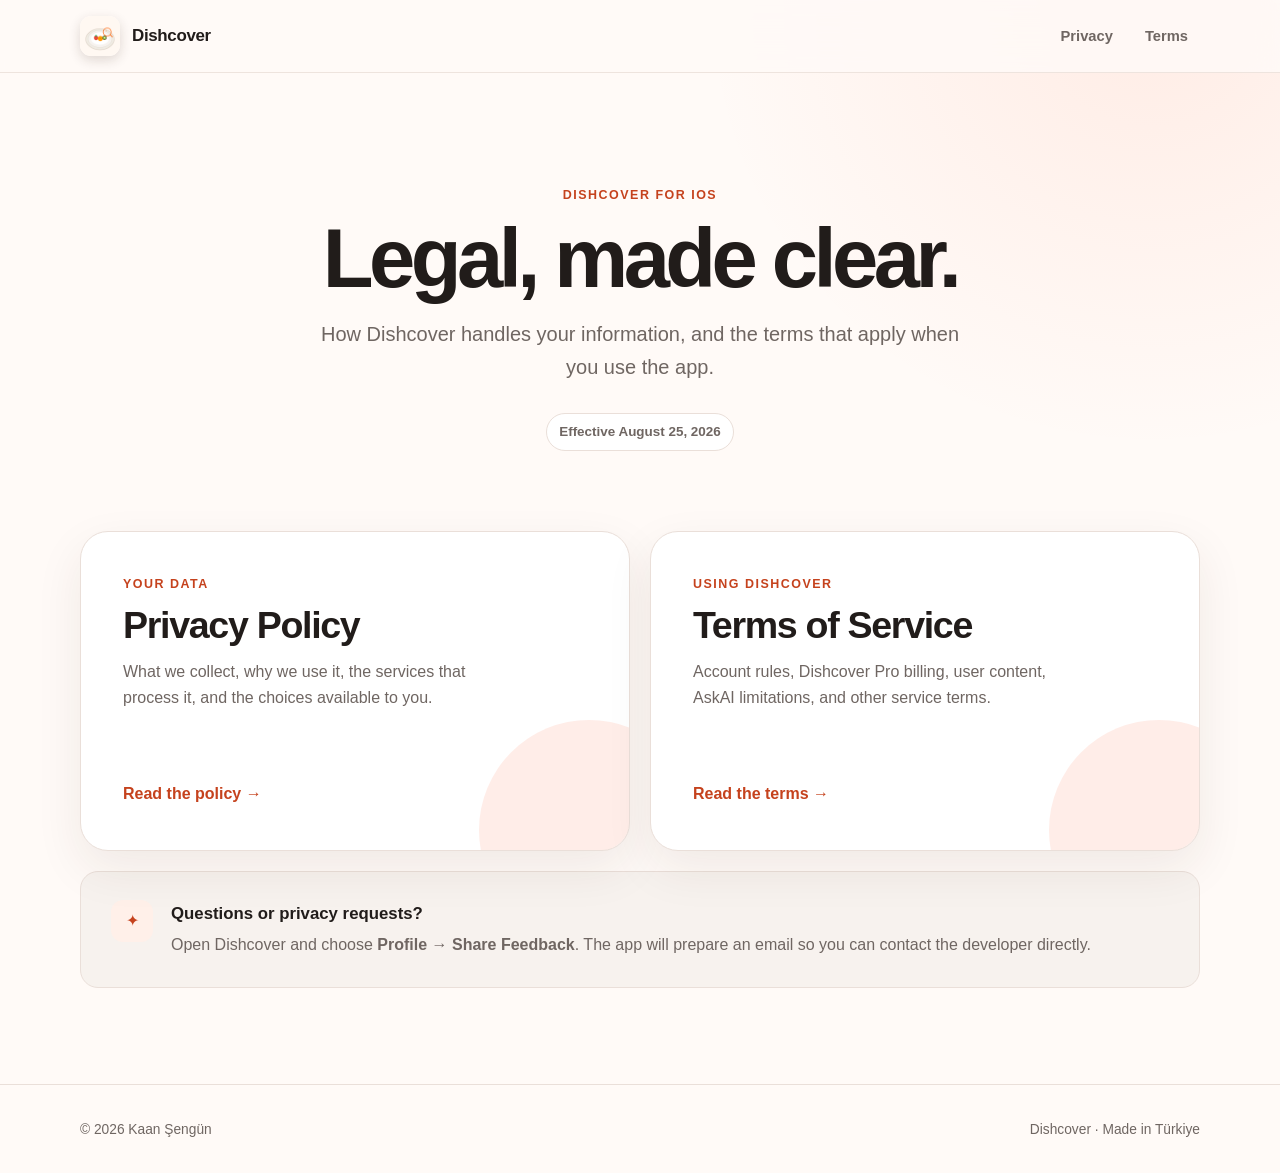
<file: Dishcover/index.html>
<!doctype html>
<html lang="en">
<head>
  <meta charset="utf-8">
  <meta name="viewport" content="width=device-width, initial-scale=1">
  <meta name="color-scheme" content="light dark">
  <meta name="theme-color" media="(prefers-color-scheme: light)" content="#fffaf7">
  <meta name="theme-color" media="(prefers-color-scheme: dark)" content="#090d19">
  <title>Dishcover — Legal</title>
  <meta name="description" content="Privacy Policy and Terms of Service for the Dishcover iOS app.">
  <link rel="icon" href="icon.png">
  <link rel="apple-touch-icon" href="icon.png">
  <link rel="stylesheet" href="style.css">
</head>
<body class="landing-page">
  <a class="skip-link" href="#main">Skip to content</a>

  <header class="site-header">
    <div class="site-header-inner">
      <a class="brand" href="index.html" aria-label="Dishcover legal home">
        <img src="icon.png" alt="" width="40" height="40">
        <span>Dishcover</span>
      </a>
      <nav aria-label="Legal documents">
        <a href="privacy.html">Privacy</a>
        <a href="terms.html">Terms</a>
      </nav>
    </div>
  </header>

  <main id="main" class="landing-shell">
    <section class="hero" aria-labelledby="page-title">
      <div class="eyebrow">Dishcover for iOS</div>
      <h1 id="page-title">Legal, made clear.</h1>
      <p>How Dishcover handles your information, and the terms that apply when you use the app.</p>
      <div class="hero-meta">Effective August 25, 2026</div>
    </section>

    <section class="document-grid" aria-label="Legal documents">
      <a class="document-card" href="privacy.html">
        <span class="card-kicker">Your data</span>
        <h2>Privacy Policy</h2>
        <p>What we collect, why we use it, the services that process it, and the choices available to you.</p>
        <span class="card-link">Read the policy <span aria-hidden="true">→</span></span>
      </a>

      <a class="document-card" href="terms.html">
        <span class="card-kicker">Using Dishcover</span>
        <h2>Terms of Service</h2>
        <p>Account rules, Dishcover Pro billing, user content, AskAI limitations, and other service terms.</p>
        <span class="card-link">Read the terms <span aria-hidden="true">→</span></span>
      </a>
    </section>

    <aside class="contact-panel" aria-labelledby="contact-title">
      <div><span class="contact-icon" aria-hidden="true">✦</span></div>
      <div>
        <h2 id="contact-title">Questions or privacy requests?</h2>
        <p>Open Dishcover and choose <strong>Profile → Share Feedback</strong>. The app will prepare an email so you can contact the developer directly.</p>
      </div>
    </aside>
  </main>

  <footer class="site-footer">
    <div class="site-footer-inner">
      <span>© 2026 Kaan Şengün</span>
      <span>Dishcover · Made in Türkiye</span>
    </div>
  </footer>
</body>
</html>
</file>
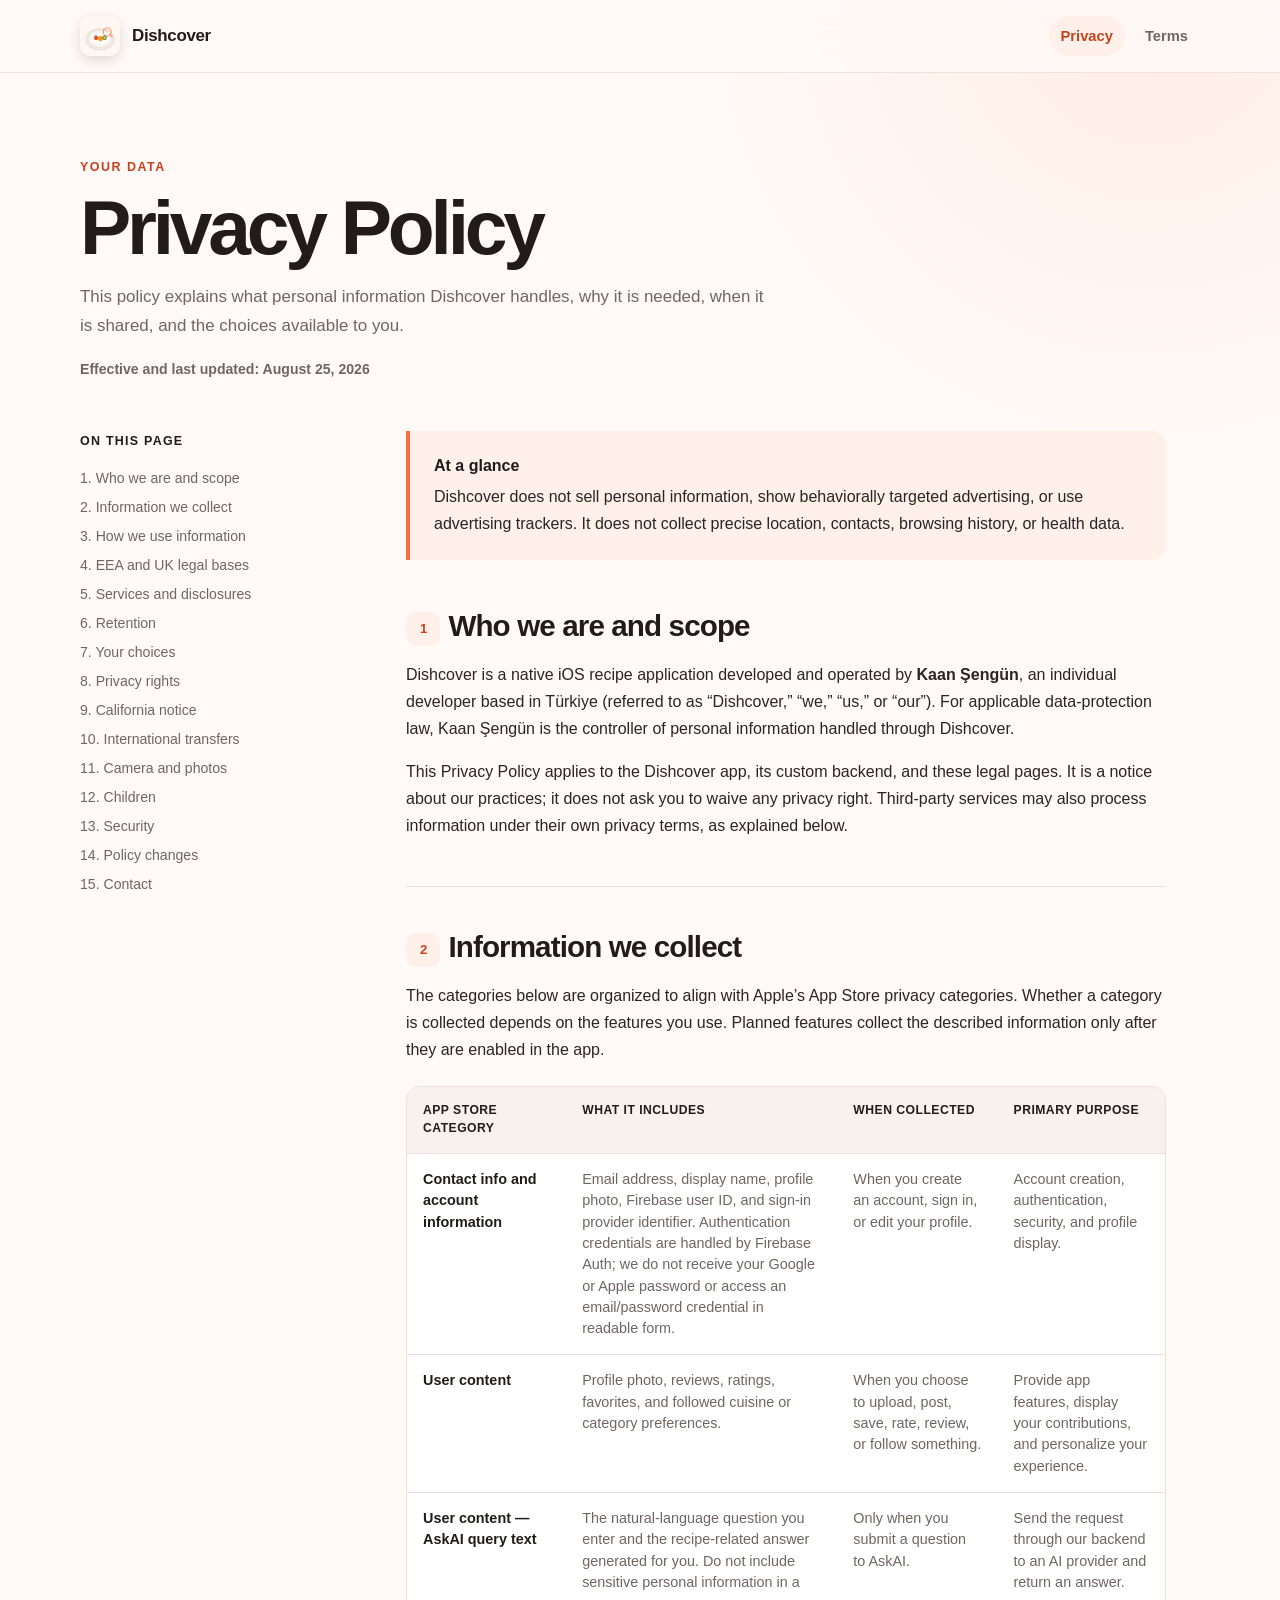
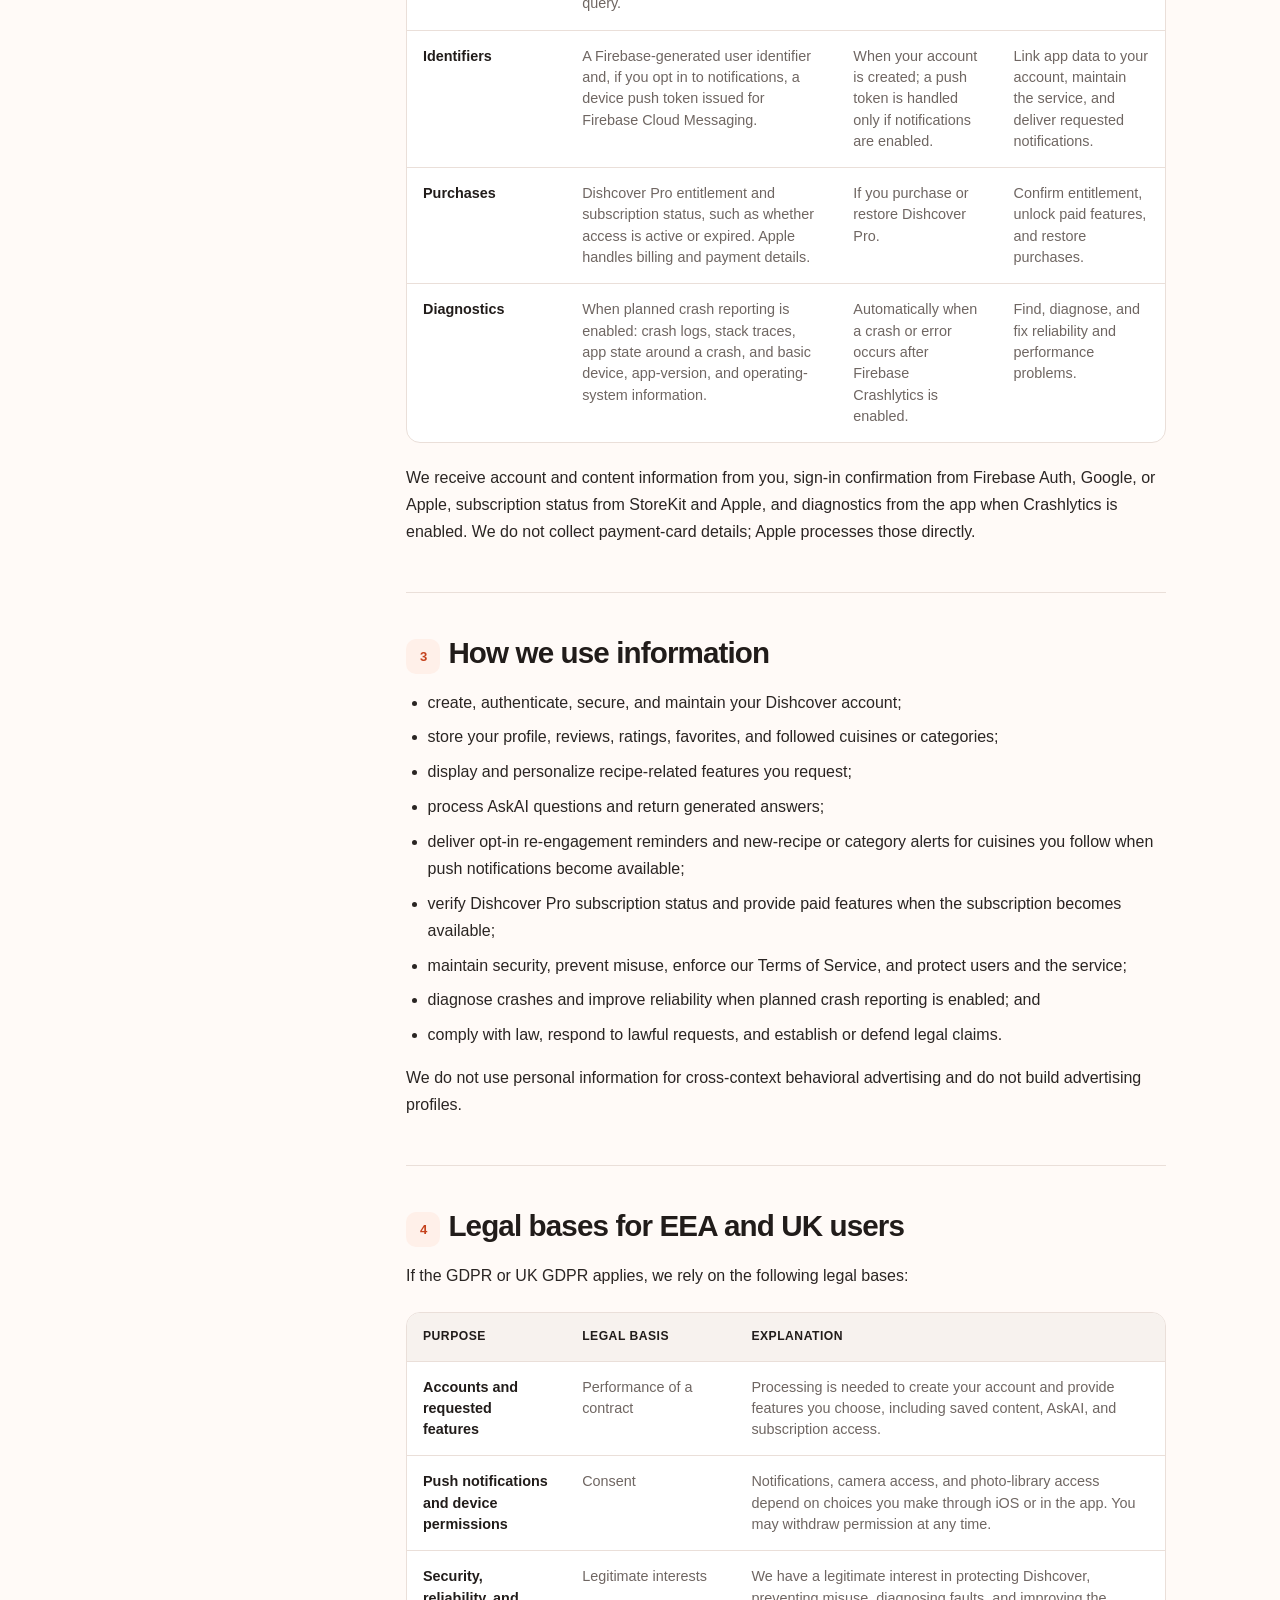
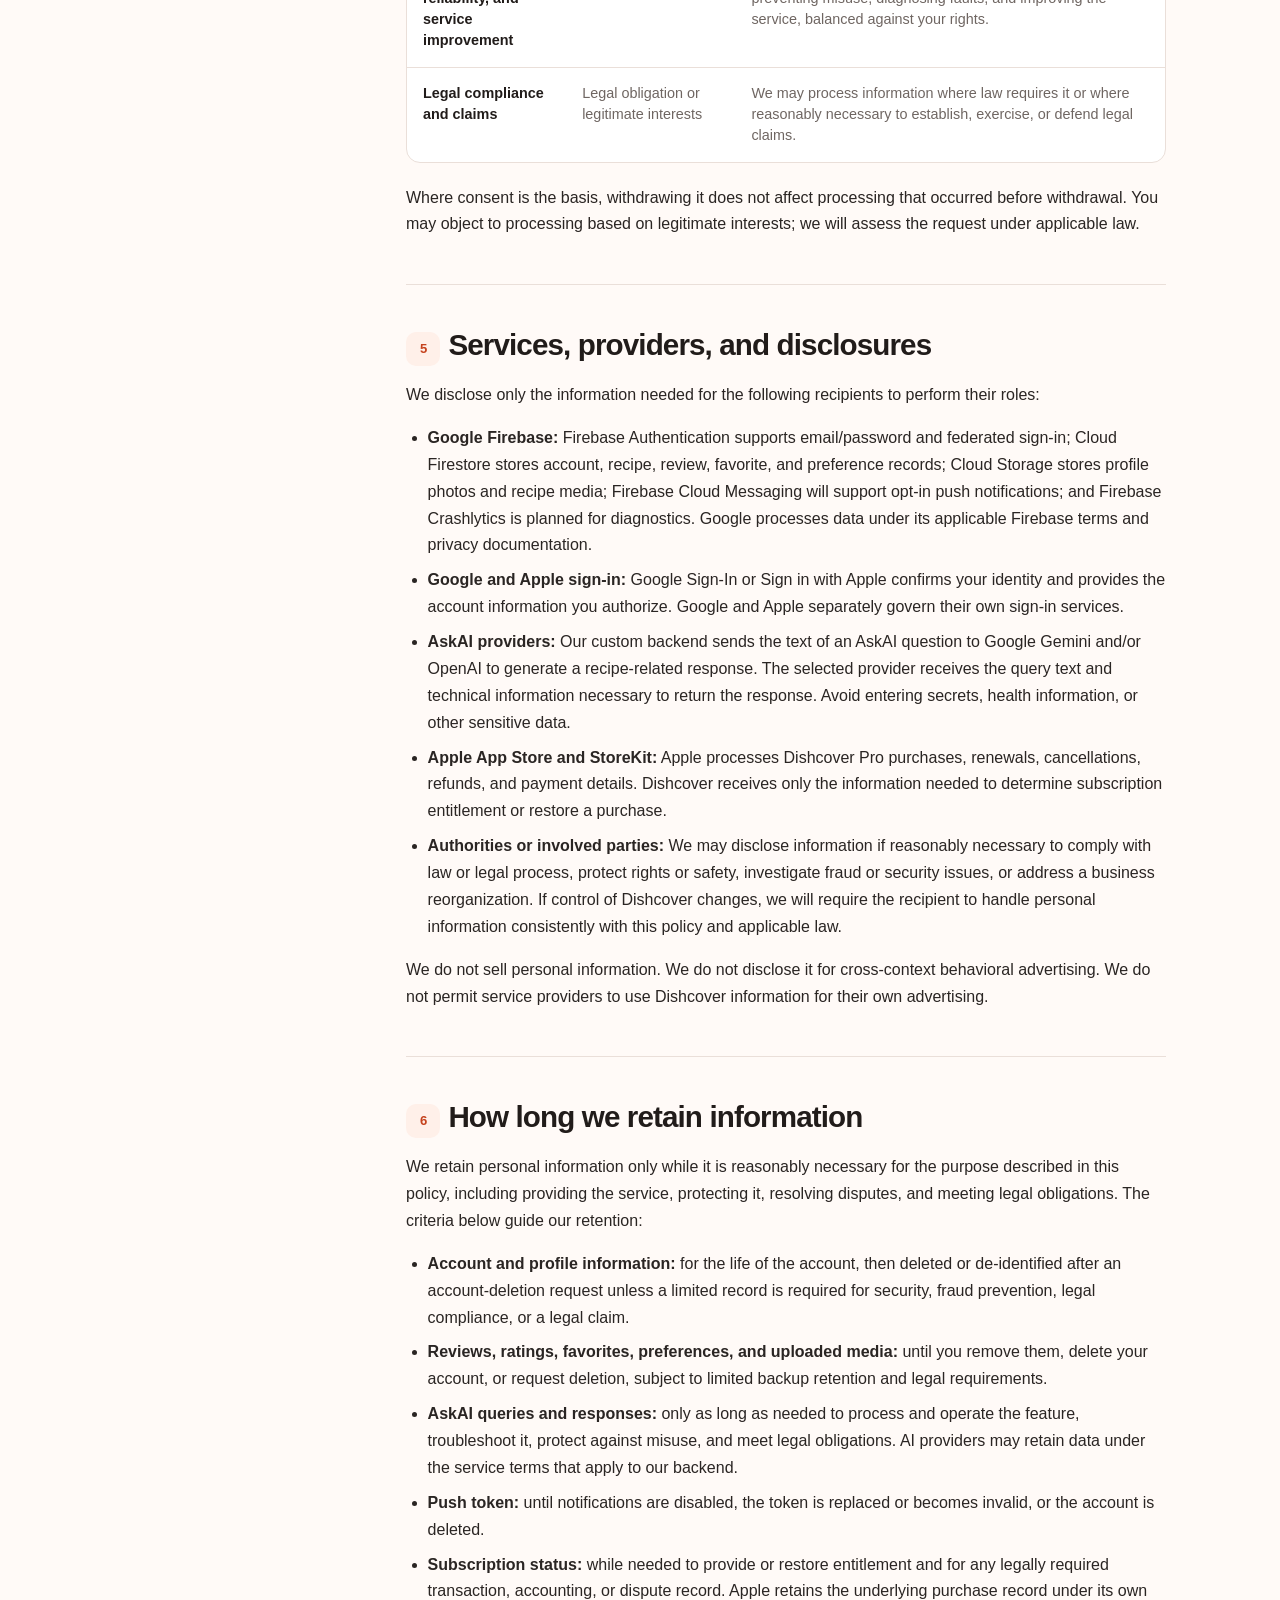
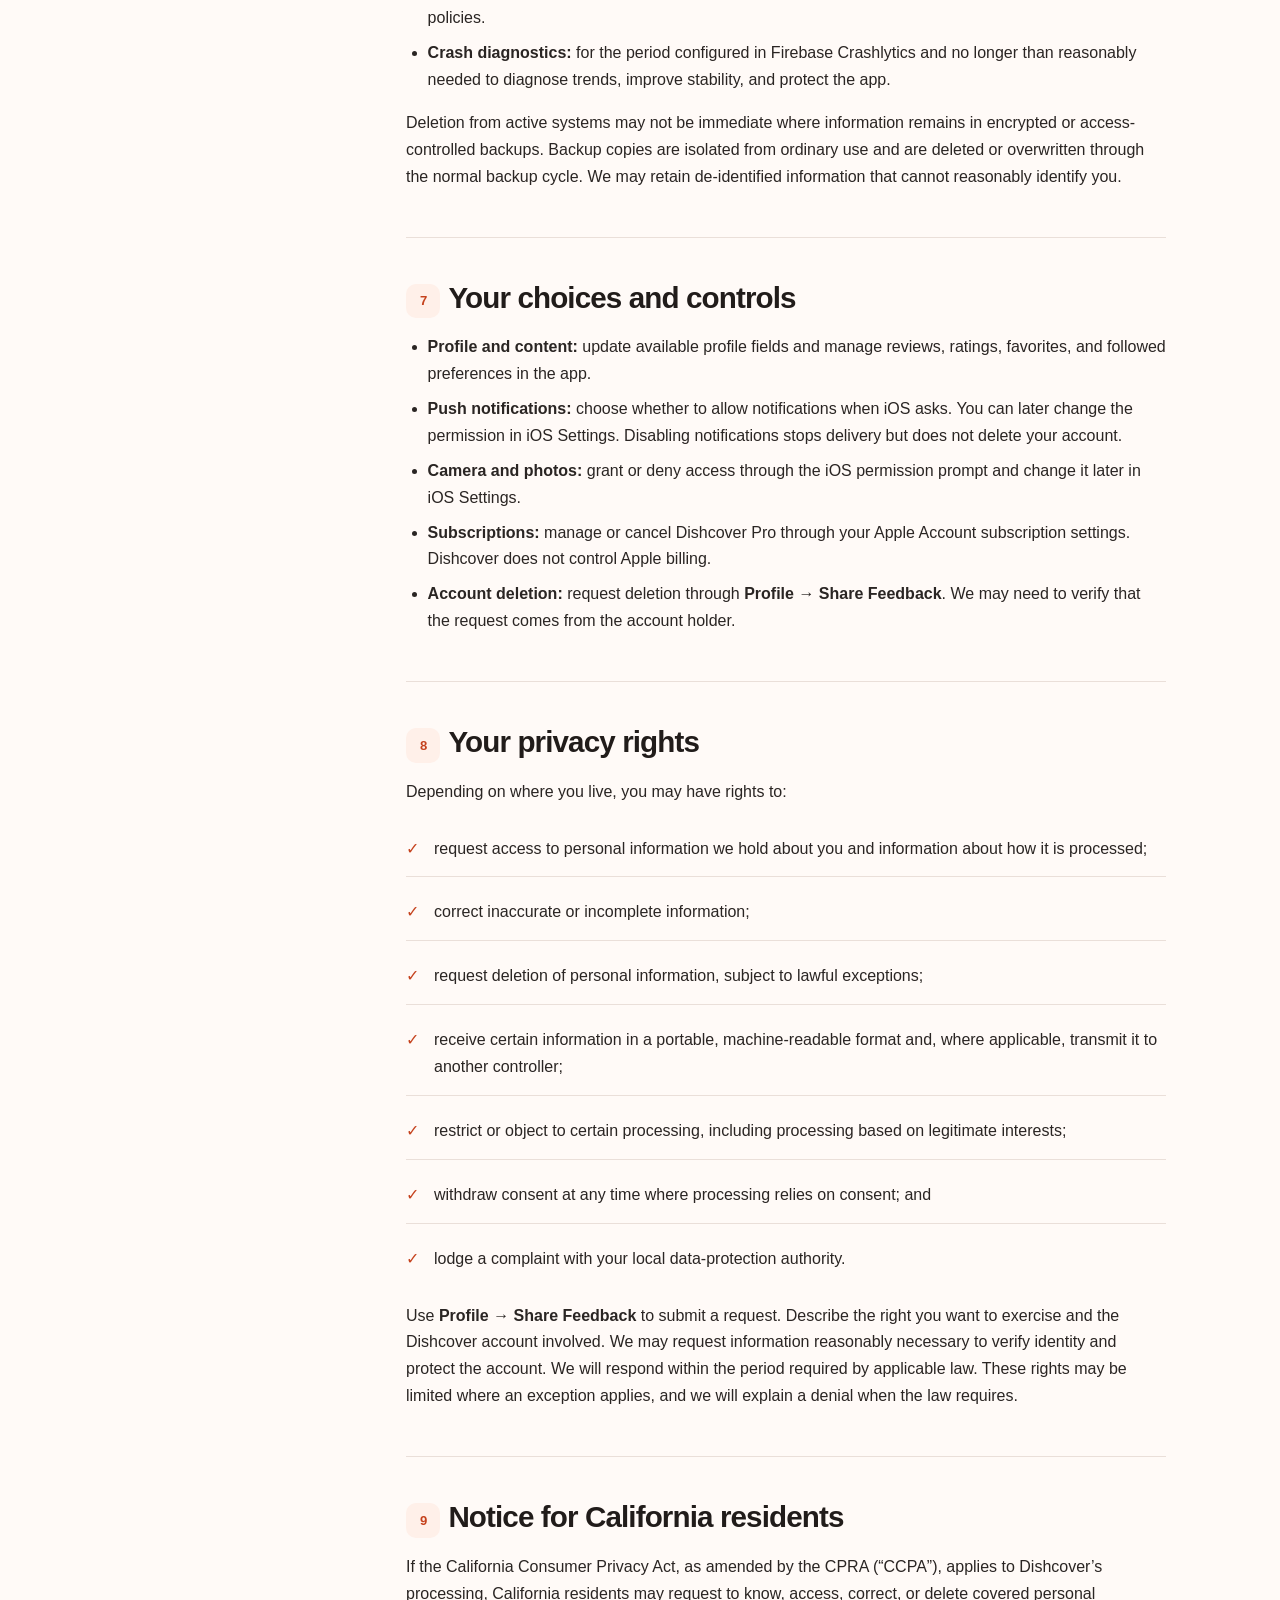
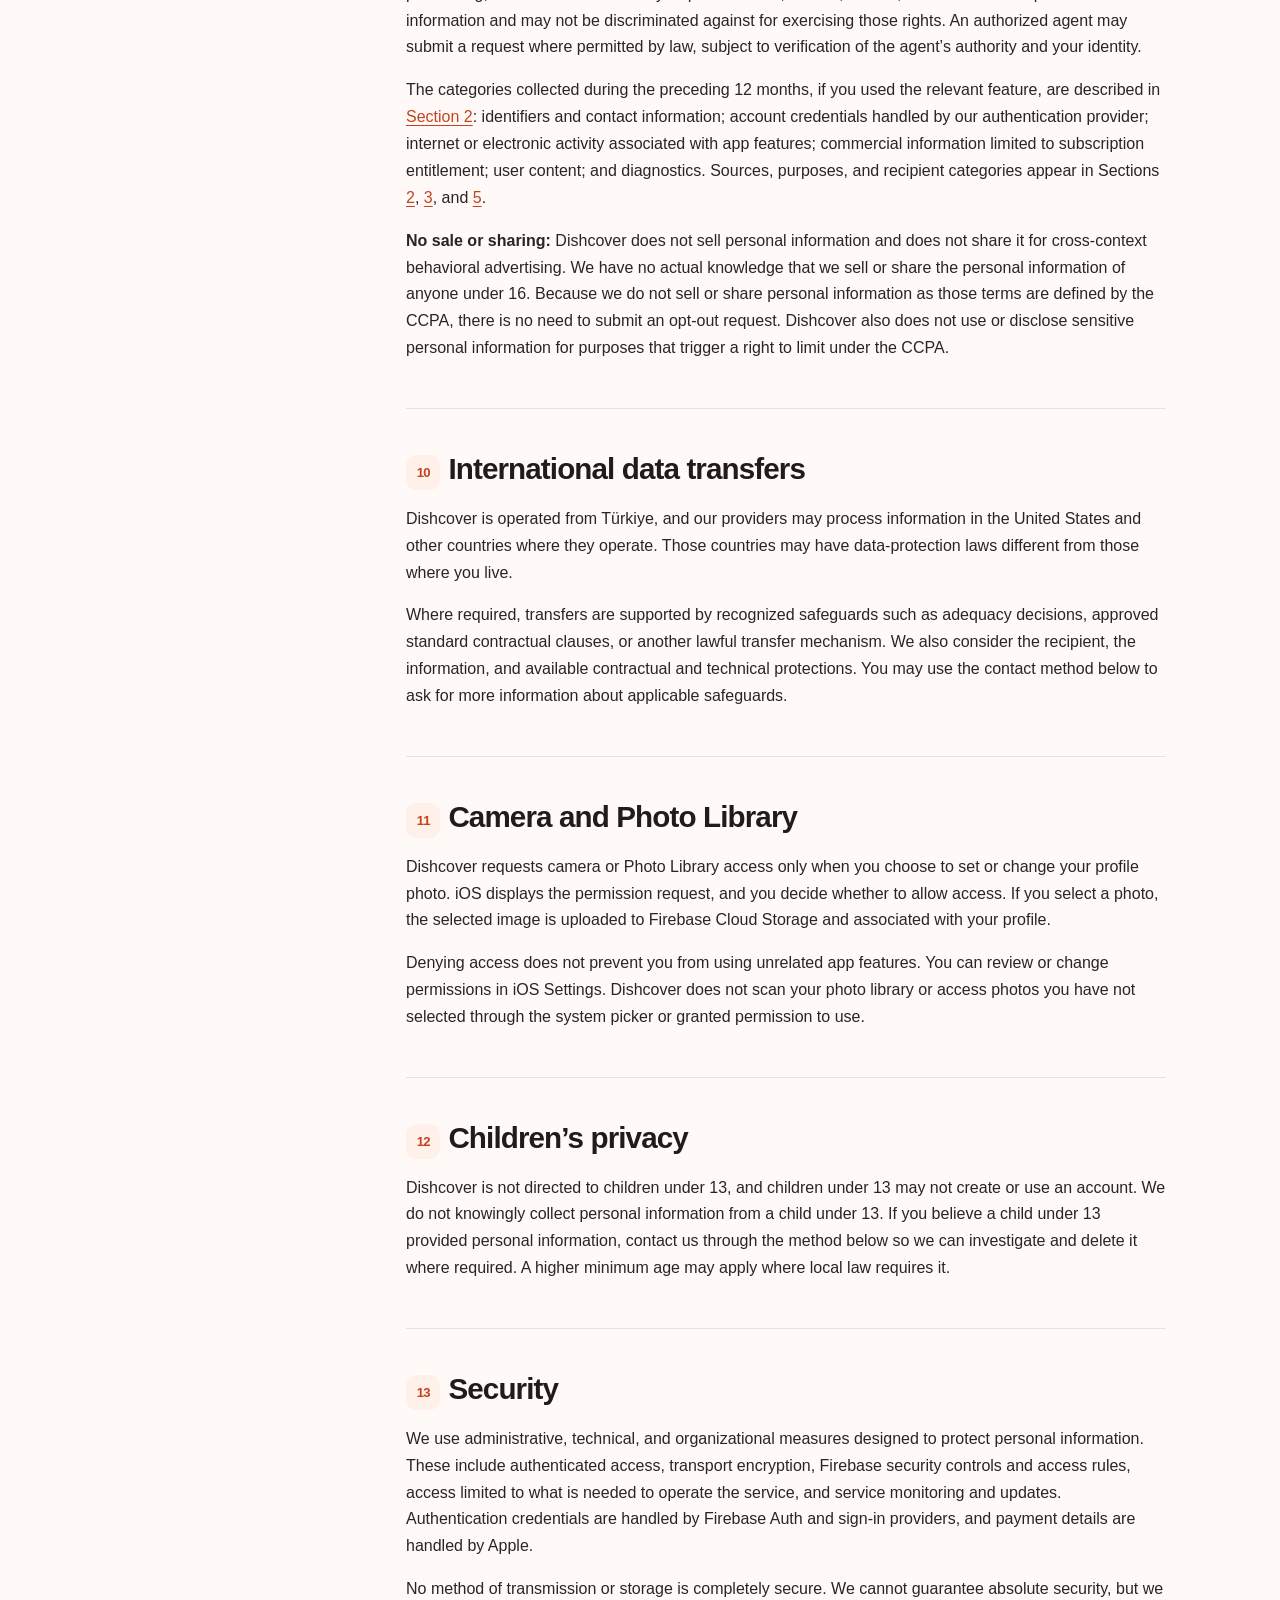
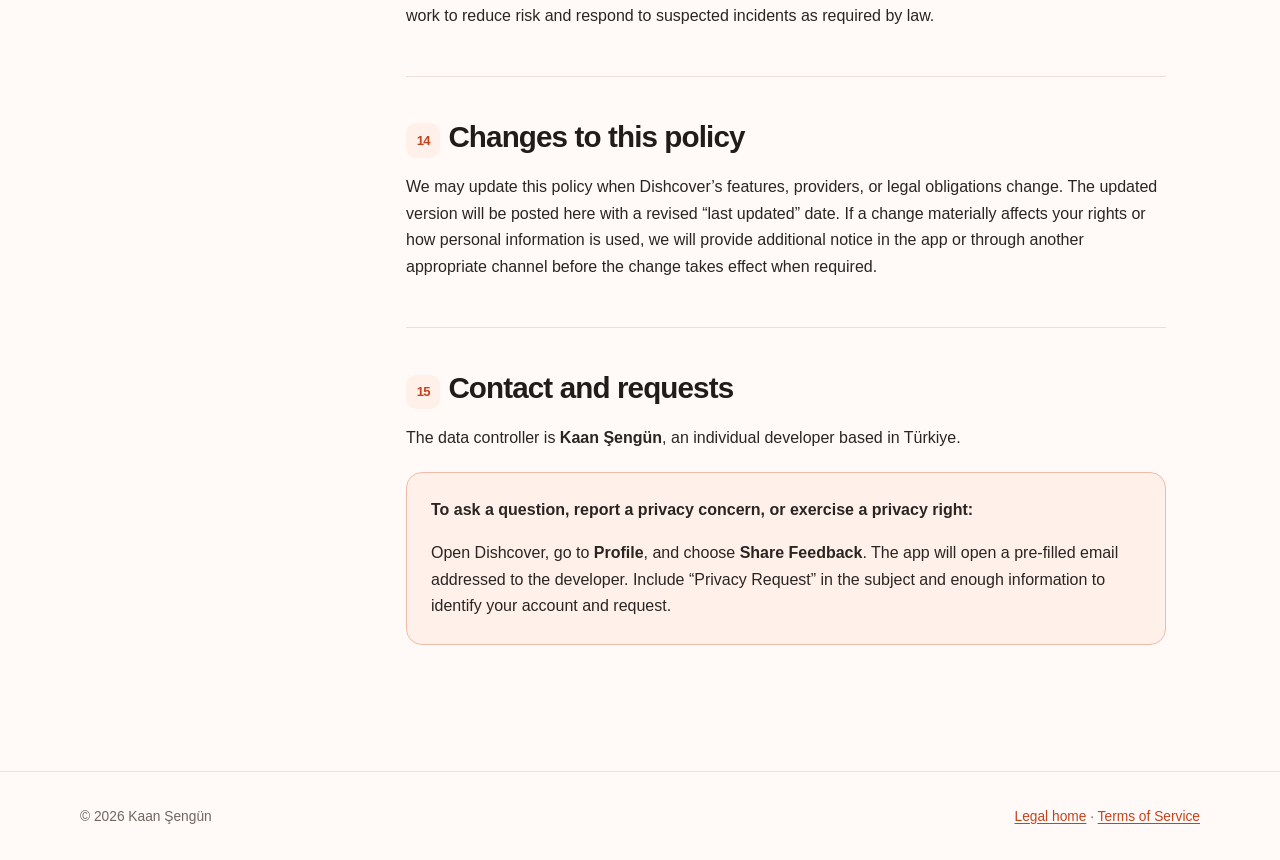
<file: Dishcover/privacy.html>
<!doctype html>
<html lang="en">
<head>
  <meta charset="utf-8">
  <meta name="viewport" content="width=device-width, initial-scale=1">
  <meta name="color-scheme" content="light dark">
  <meta name="theme-color" media="(prefers-color-scheme: light)" content="#fffaf7">
  <meta name="theme-color" media="(prefers-color-scheme: dark)" content="#090d19">
  <title>Privacy Policy — Dishcover</title>
  <meta name="description" content="How Dishcover collects, uses, discloses, retains, and protects personal information.">
  <link rel="icon" href="icon.png">
  <link rel="apple-touch-icon" href="icon.png">
  <link rel="stylesheet" href="style.css">
</head>
<body>
  <a class="skip-link" href="#main">Skip to content</a>

  <header class="site-header">
    <div class="site-header-inner">
      <a class="brand" href="index.html" aria-label="Dishcover legal home">
        <img src="icon.png" alt="" width="40" height="40">
        <span>Dishcover</span>
      </a>
      <nav aria-label="Legal documents">
        <a href="privacy.html" aria-current="page">Privacy</a>
        <a href="terms.html">Terms</a>
      </nav>
    </div>
  </header>

  <main id="main" class="document-shell">
    <header class="document-heading">
      <div class="document-label">Your data</div>
      <h1>Privacy Policy</h1>
      <p>This policy explains what personal information Dishcover handles, why it is needed, when it is shared, and the choices available to you.</p>
      <span class="effective-date">Effective and last updated: August 25, 2026</span>
    </header>

    <details class="mobile-toc">
      <summary>On this page</summary>
      <ol>
        <li><a href="#scope">Who we are and scope</a></li>
        <li><a href="#collection">Information we collect</a></li>
        <li><a href="#use">How we use information</a></li>
        <li><a href="#legal-bases">EEA and UK legal bases</a></li>
        <li><a href="#disclosure">Services and disclosures</a></li>
        <li><a href="#retention">Retention</a></li>
        <li><a href="#choices">Your choices</a></li>
        <li><a href="#rights">Privacy rights</a></li>
        <li><a href="#california">California notice</a></li>
        <li><a href="#transfers">International transfers</a></li>
        <li><a href="#photos">Camera and photos</a></li>
        <li><a href="#children">Children</a></li>
        <li><a href="#security">Security</a></li>
        <li><a href="#changes">Policy changes</a></li>
        <li><a href="#contact">Contact</a></li>
      </ol>
    </details>

    <div class="legal-layout">
      <aside class="toc" aria-label="On this page">
        <div class="toc-title">On this page</div>
        <ol>
          <li><a href="#scope">1. Who we are and scope</a></li>
          <li><a href="#collection">2. Information we collect</a></li>
          <li><a href="#use">3. How we use information</a></li>
          <li><a href="#legal-bases">4. EEA and UK legal bases</a></li>
          <li><a href="#disclosure">5. Services and disclosures</a></li>
          <li><a href="#retention">6. Retention</a></li>
          <li><a href="#choices">7. Your choices</a></li>
          <li><a href="#rights">8. Privacy rights</a></li>
          <li><a href="#california">9. California notice</a></li>
          <li><a href="#transfers">10. International transfers</a></li>
          <li><a href="#photos">11. Camera and photos</a></li>
          <li><a href="#children">12. Children</a></li>
          <li><a href="#security">13. Security</a></li>
          <li><a href="#changes">14. Policy changes</a></li>
          <li><a href="#contact">15. Contact</a></li>
        </ol>
      </aside>

      <article class="legal-content">
        <div class="notice">
          <strong>At a glance</strong>
          <p>Dishcover does not sell personal information, show behaviorally targeted advertising, or use advertising trackers. It does not collect precise location, contacts, browsing history, or health data.</p>
        </div>

        <section id="scope">
          <h2><span class="section-number">1</span>Who we are and scope</h2>
          <p>Dishcover is a native iOS recipe application developed and operated by <strong>Kaan Şengün</strong>, an individual developer based in Türkiye (referred to as “Dishcover,” “we,” “us,” or “our”). For applicable data-protection law, Kaan Şengün is the controller of personal information handled through Dishcover.</p>
          <p>This Privacy Policy applies to the Dishcover app, its custom backend, and these legal pages. It is a notice about our practices; it does not ask you to waive any privacy right. Third-party services may also process information under their own privacy terms, as explained below.</p>
        </section>

        <section id="collection">
          <h2><span class="section-number">2</span>Information we collect</h2>
          <p>The categories below are organized to align with Apple’s App Store privacy categories. Whether a category is collected depends on the features you use. Planned features collect the described information only after they are enabled in the app.</p>

          <div class="table-scroll" role="region" aria-label="Personal information categories" tabindex="0">
            <table>
              <thead>
                <tr>
                  <th>App Store category</th>
                  <th>What it includes</th>
                  <th>When collected</th>
                  <th>Primary purpose</th>
                </tr>
              </thead>
              <tbody>
                <tr>
                  <td>Contact info and account information</td>
                  <td>Email address, display name, profile photo, Firebase user ID, and sign-in provider identifier. Authentication credentials are handled by Firebase Auth; we do not receive your Google or Apple password or access an email/password credential in readable form.</td>
                  <td>When you create an account, sign in, or edit your profile.</td>
                  <td>Account creation, authentication, security, and profile display.</td>
                </tr>
                <tr>
                  <td>User content</td>
                  <td>Profile photo, reviews, ratings, favorites, and followed cuisine or category preferences.</td>
                  <td>When you choose to upload, post, save, rate, review, or follow something.</td>
                  <td>Provide app features, display your contributions, and personalize your experience.</td>
                </tr>
                <tr>
                  <td>User content — AskAI query text</td>
                  <td>The natural-language question you enter and the recipe-related answer generated for you. Do not include sensitive personal information in a query.</td>
                  <td>Only when you submit a question to AskAI.</td>
                  <td>Send the request through our backend to an AI provider and return an answer.</td>
                </tr>
                <tr>
                  <td>Identifiers</td>
                  <td>A Firebase-generated user identifier and, if you opt in to notifications, a device push token issued for Firebase Cloud Messaging.</td>
                  <td>When your account is created; a push token is handled only if notifications are enabled.</td>
                  <td>Link app data to your account, maintain the service, and deliver requested notifications.</td>
                </tr>
                <tr>
                  <td>Purchases</td>
                  <td>Dishcover Pro entitlement and subscription status, such as whether access is active or expired. Apple handles billing and payment details.</td>
                  <td>If you purchase or restore Dishcover Pro.</td>
                  <td>Confirm entitlement, unlock paid features, and restore purchases.</td>
                </tr>
                <tr>
                  <td>Diagnostics</td>
                  <td>When planned crash reporting is enabled: crash logs, stack traces, app state around a crash, and basic device, app-version, and operating-system information.</td>
                  <td>Automatically when a crash or error occurs after Firebase Crashlytics is enabled.</td>
                  <td>Find, diagnose, and fix reliability and performance problems.</td>
                </tr>
              </tbody>
            </table>
          </div>

          <p>We receive account and content information from you, sign-in confirmation from Firebase Auth, Google, or Apple, subscription status from StoreKit and Apple, and diagnostics from the app when Crashlytics is enabled. We do not collect payment-card details; Apple processes those directly.</p>
        </section>

        <section id="use">
          <h2><span class="section-number">3</span>How we use information</h2>
          <ul>
            <li>create, authenticate, secure, and maintain your Dishcover account;</li>
            <li>store your profile, reviews, ratings, favorites, and followed cuisines or categories;</li>
            <li>display and personalize recipe-related features you request;</li>
            <li>process AskAI questions and return generated answers;</li>
            <li>deliver opt-in re-engagement reminders and new-recipe or category alerts for cuisines you follow when push notifications become available;</li>
            <li>verify Dishcover Pro subscription status and provide paid features when the subscription becomes available;</li>
            <li>maintain security, prevent misuse, enforce our Terms of Service, and protect users and the service;</li>
            <li>diagnose crashes and improve reliability when planned crash reporting is enabled; and</li>
            <li>comply with law, respond to lawful requests, and establish or defend legal claims.</li>
          </ul>
          <p>We do not use personal information for cross-context behavioral advertising and do not build advertising profiles.</p>
        </section>

        <section id="legal-bases">
          <h2><span class="section-number">4</span>Legal bases for EEA and UK users</h2>
          <p>If the GDPR or UK GDPR applies, we rely on the following legal bases:</p>
          <div class="table-scroll" role="region" aria-label="Legal bases for processing" tabindex="0">
            <table>
              <thead>
                <tr><th>Purpose</th><th>Legal basis</th><th>Explanation</th></tr>
              </thead>
              <tbody>
                <tr><td>Accounts and requested features</td><td>Performance of a contract</td><td>Processing is needed to create your account and provide features you choose, including saved content, AskAI, and subscription access.</td></tr>
                <tr><td>Push notifications and device permissions</td><td>Consent</td><td>Notifications, camera access, and photo-library access depend on choices you make through iOS or in the app. You may withdraw permission at any time.</td></tr>
                <tr><td>Security, reliability, and service improvement</td><td>Legitimate interests</td><td>We have a legitimate interest in protecting Dishcover, preventing misuse, diagnosing faults, and improving the service, balanced against your rights.</td></tr>
                <tr><td>Legal compliance and claims</td><td>Legal obligation or legitimate interests</td><td>We may process information where law requires it or where reasonably necessary to establish, exercise, or defend legal claims.</td></tr>
              </tbody>
            </table>
          </div>
          <p>Where consent is the basis, withdrawing it does not affect processing that occurred before withdrawal. You may object to processing based on legitimate interests; we will assess the request under applicable law.</p>
        </section>

        <section id="disclosure">
          <h2><span class="section-number">5</span>Services, providers, and disclosures</h2>
          <p>We disclose only the information needed for the following recipients to perform their roles:</p>
          <ul>
            <li><strong>Google Firebase:</strong> Firebase Authentication supports email/password and federated sign-in; Cloud Firestore stores account, recipe, review, favorite, and preference records; Cloud Storage stores profile photos and recipe media; Firebase Cloud Messaging will support opt-in push notifications; and Firebase Crashlytics is planned for diagnostics. Google processes data under its applicable Firebase terms and privacy documentation.</li>
            <li><strong>Google and Apple sign-in:</strong> Google Sign-In or Sign in with Apple confirms your identity and provides the account information you authorize. Google and Apple separately govern their own sign-in services.</li>
            <li><strong>AskAI providers:</strong> Our custom backend sends the text of an AskAI question to Google Gemini and/or OpenAI to generate a recipe-related response. The selected provider receives the query text and technical information necessary to return the response. Avoid entering secrets, health information, or other sensitive data.</li>
            <li><strong>Apple App Store and StoreKit:</strong> Apple processes Dishcover Pro purchases, renewals, cancellations, refunds, and payment details. Dishcover receives only the information needed to determine subscription entitlement or restore a purchase.</li>
            <li><strong>Authorities or involved parties:</strong> We may disclose information if reasonably necessary to comply with law or legal process, protect rights or safety, investigate fraud or security issues, or address a business reorganization. If control of Dishcover changes, we will require the recipient to handle personal information consistently with this policy and applicable law.</li>
          </ul>
          <p>We do not sell personal information. We do not disclose it for cross-context behavioral advertising. We do not permit service providers to use Dishcover information for their own advertising.</p>
        </section>

        <section id="retention">
          <h2><span class="section-number">6</span>How long we retain information</h2>
          <p>We retain personal information only while it is reasonably necessary for the purpose described in this policy, including providing the service, protecting it, resolving disputes, and meeting legal obligations. The criteria below guide our retention:</p>
          <ul>
            <li><strong>Account and profile information:</strong> for the life of the account, then deleted or de-identified after an account-deletion request unless a limited record is required for security, fraud prevention, legal compliance, or a legal claim.</li>
            <li><strong>Reviews, ratings, favorites, preferences, and uploaded media:</strong> until you remove them, delete your account, or request deletion, subject to limited backup retention and legal requirements.</li>
            <li><strong>AskAI queries and responses:</strong> only as long as needed to process and operate the feature, troubleshoot it, protect against misuse, and meet legal obligations. AI providers may retain data under the service terms that apply to our backend.</li>
            <li><strong>Push token:</strong> until notifications are disabled, the token is replaced or becomes invalid, or the account is deleted.</li>
            <li><strong>Subscription status:</strong> while needed to provide or restore entitlement and for any legally required transaction, accounting, or dispute record. Apple retains the underlying purchase record under its own policies.</li>
            <li><strong>Crash diagnostics:</strong> for the period configured in Firebase Crashlytics and no longer than reasonably needed to diagnose trends, improve stability, and protect the app.</li>
          </ul>
          <p>Deletion from active systems may not be immediate where information remains in encrypted or access-controlled backups. Backup copies are isolated from ordinary use and are deleted or overwritten through the normal backup cycle. We may retain de-identified information that cannot reasonably identify you.</p>
        </section>

        <section id="choices">
          <h2><span class="section-number">7</span>Your choices and controls</h2>
          <ul>
            <li><strong>Profile and content:</strong> update available profile fields and manage reviews, ratings, favorites, and followed preferences in the app.</li>
            <li><strong>Push notifications:</strong> choose whether to allow notifications when iOS asks. You can later change the permission in iOS Settings. Disabling notifications stops delivery but does not delete your account.</li>
            <li><strong>Camera and photos:</strong> grant or deny access through the iOS permission prompt and change it later in iOS Settings.</li>
            <li><strong>Subscriptions:</strong> manage or cancel Dishcover Pro through your Apple Account subscription settings. Dishcover does not control Apple billing.</li>
            <li><strong>Account deletion:</strong> request deletion through <strong>Profile → Share Feedback</strong>. We may need to verify that the request comes from the account holder.</li>
          </ul>
        </section>

        <section id="rights">
          <h2><span class="section-number">8</span>Your privacy rights</h2>
          <p>Depending on where you live, you may have rights to:</p>
          <ul class="plain-list">
            <li>request access to personal information we hold about you and information about how it is processed;</li>
            <li>correct inaccurate or incomplete information;</li>
            <li>request deletion of personal information, subject to lawful exceptions;</li>
            <li>receive certain information in a portable, machine-readable format and, where applicable, transmit it to another controller;</li>
            <li>restrict or object to certain processing, including processing based on legitimate interests;</li>
            <li>withdraw consent at any time where processing relies on consent; and</li>
            <li>lodge a complaint with your local data-protection authority.</li>
          </ul>
          <p>Use <strong>Profile → Share Feedback</strong> to submit a request. Describe the right you want to exercise and the Dishcover account involved. We may request information reasonably necessary to verify identity and protect the account. We will respond within the period required by applicable law. These rights may be limited where an exception applies, and we will explain a denial when the law requires.</p>
        </section>

        <section id="california">
          <h2><span class="section-number">9</span>Notice for California residents</h2>
          <p>If the California Consumer Privacy Act, as amended by the CPRA (“CCPA”), applies to Dishcover’s processing, California residents may request to know, access, correct, or delete covered personal information and may not be discriminated against for exercising those rights. An authorized agent may submit a request where permitted by law, subject to verification of the agent’s authority and your identity.</p>
          <p>The categories collected during the preceding 12 months, if you used the relevant feature, are described in <a href="#collection">Section 2</a>: identifiers and contact information; account credentials handled by our authentication provider; internet or electronic activity associated with app features; commercial information limited to subscription entitlement; user content; and diagnostics. Sources, purposes, and recipient categories appear in Sections <a href="#collection">2</a>, <a href="#use">3</a>, and <a href="#disclosure">5</a>.</p>
          <p><strong>No sale or sharing:</strong> Dishcover does not sell personal information and does not share it for cross-context behavioral advertising. We have no actual knowledge that we sell or share the personal information of anyone under 16. Because we do not sell or share personal information as those terms are defined by the CCPA, there is no need to submit an opt-out request. Dishcover also does not use or disclose sensitive personal information for purposes that trigger a right to limit under the CCPA.</p>
        </section>

        <section id="transfers">
          <h2><span class="section-number">10</span>International data transfers</h2>
          <p>Dishcover is operated from Türkiye, and our providers may process information in the United States and other countries where they operate. Those countries may have data-protection laws different from those where you live.</p>
          <p>Where required, transfers are supported by recognized safeguards such as adequacy decisions, approved standard contractual clauses, or another lawful transfer mechanism. We also consider the recipient, the information, and available contractual and technical protections. You may use the contact method below to ask for more information about applicable safeguards.</p>
        </section>

        <section id="photos">
          <h2><span class="section-number">11</span>Camera and Photo Library</h2>
          <p>Dishcover requests camera or Photo Library access only when you choose to set or change your profile photo. iOS displays the permission request, and you decide whether to allow access. If you select a photo, the selected image is uploaded to Firebase Cloud Storage and associated with your profile.</p>
          <p>Denying access does not prevent you from using unrelated app features. You can review or change permissions in iOS Settings. Dishcover does not scan your photo library or access photos you have not selected through the system picker or granted permission to use.</p>
        </section>

        <section id="children">
          <h2><span class="section-number">12</span>Children’s privacy</h2>
          <p>Dishcover is not directed to children under 13, and children under 13 may not create or use an account. We do not knowingly collect personal information from a child under 13. If you believe a child under 13 provided personal information, contact us through the method below so we can investigate and delete it where required. A higher minimum age may apply where local law requires it.</p>
        </section>

        <section id="security">
          <h2><span class="section-number">13</span>Security</h2>
          <p>We use administrative, technical, and organizational measures designed to protect personal information. These include authenticated access, transport encryption, Firebase security controls and access rules, access limited to what is needed to operate the service, and service monitoring and updates. Authentication credentials are handled by Firebase Auth and sign-in providers, and payment details are handled by Apple.</p>
          <p>No method of transmission or storage is completely secure. We cannot guarantee absolute security, but we work to reduce risk and respond to suspected incidents as required by law.</p>
        </section>

        <section id="changes">
          <h2><span class="section-number">14</span>Changes to this policy</h2>
          <p>We may update this policy when Dishcover’s features, providers, or legal obligations change. The updated version will be posted here with a revised “last updated” date. If a change materially affects your rights or how personal information is used, we will provide additional notice in the app or through another appropriate channel before the change takes effect when required.</p>
        </section>

        <section id="contact">
          <h2><span class="section-number">15</span>Contact and requests</h2>
          <p>The data controller is <strong>Kaan Şengün</strong>, an individual developer based in Türkiye.</p>
          <div class="contact-box">
            <p><strong>To ask a question, report a privacy concern, or exercise a privacy right:</strong></p>
            <p>Open Dishcover, go to <strong>Profile</strong>, and choose <strong>Share Feedback</strong>. The app will open a pre-filled email addressed to the developer. Include “Privacy Request” in the subject and enough information to identify your account and request.</p>
          </div>
        </section>
      </article>
    </div>
  </main>

  <footer class="site-footer">
    <div class="site-footer-inner">
      <span>© 2026 Kaan Şengün</span>
      <span><a href="index.html">Legal home</a> · <a href="terms.html">Terms of Service</a></span>
    </div>
  </footer>
</body>
</html>
</file>
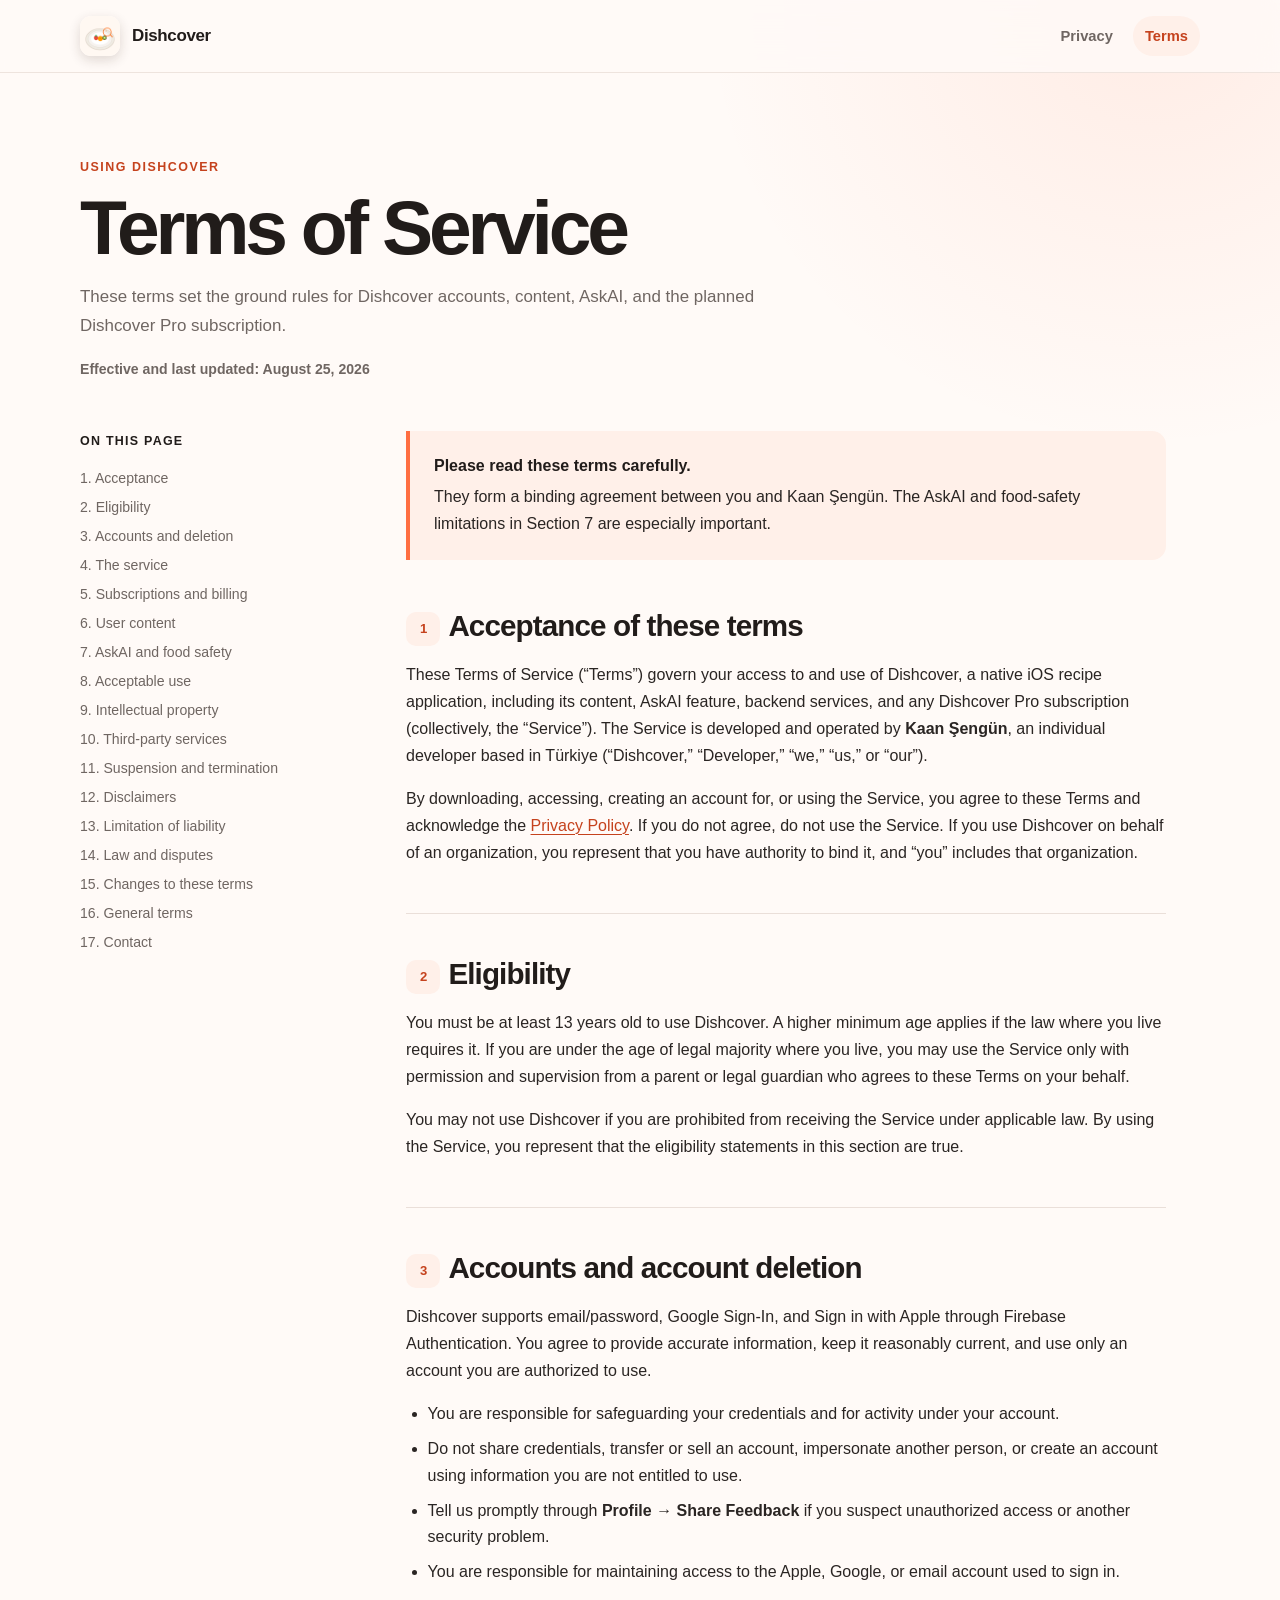
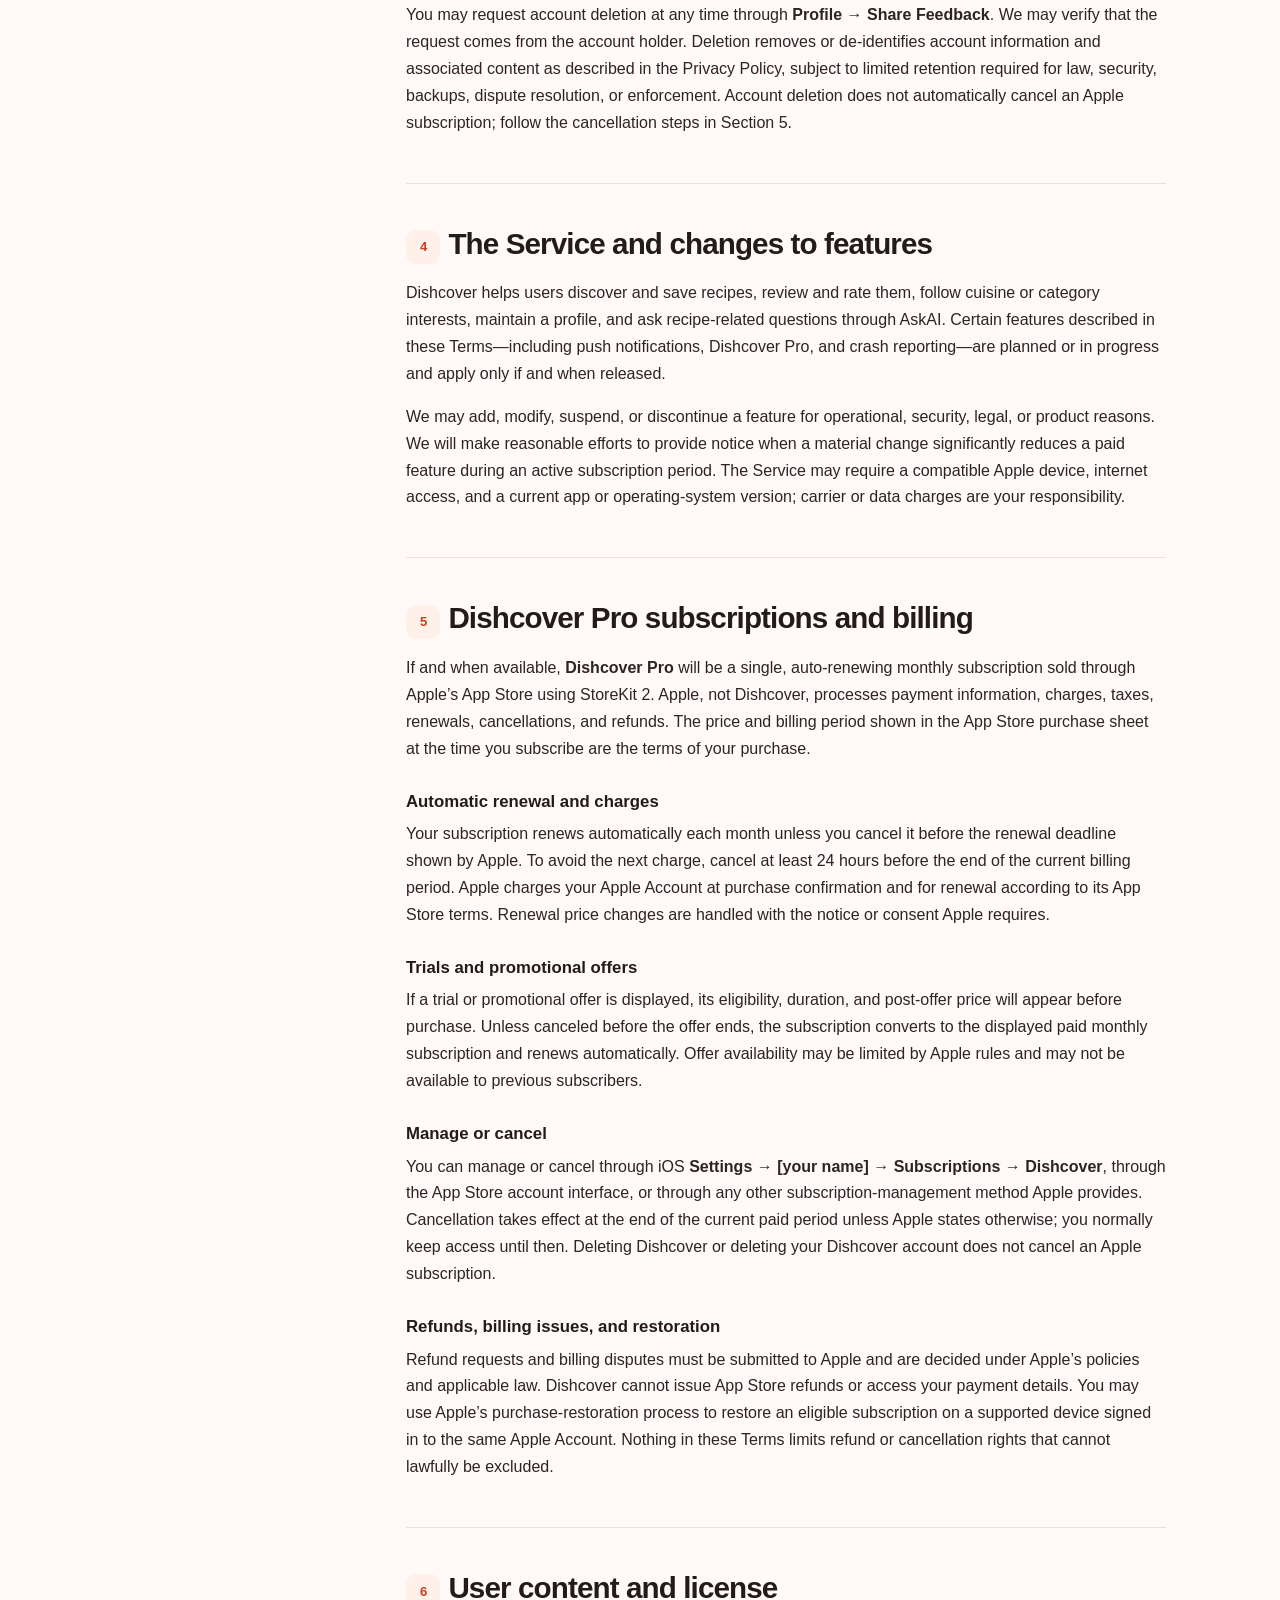
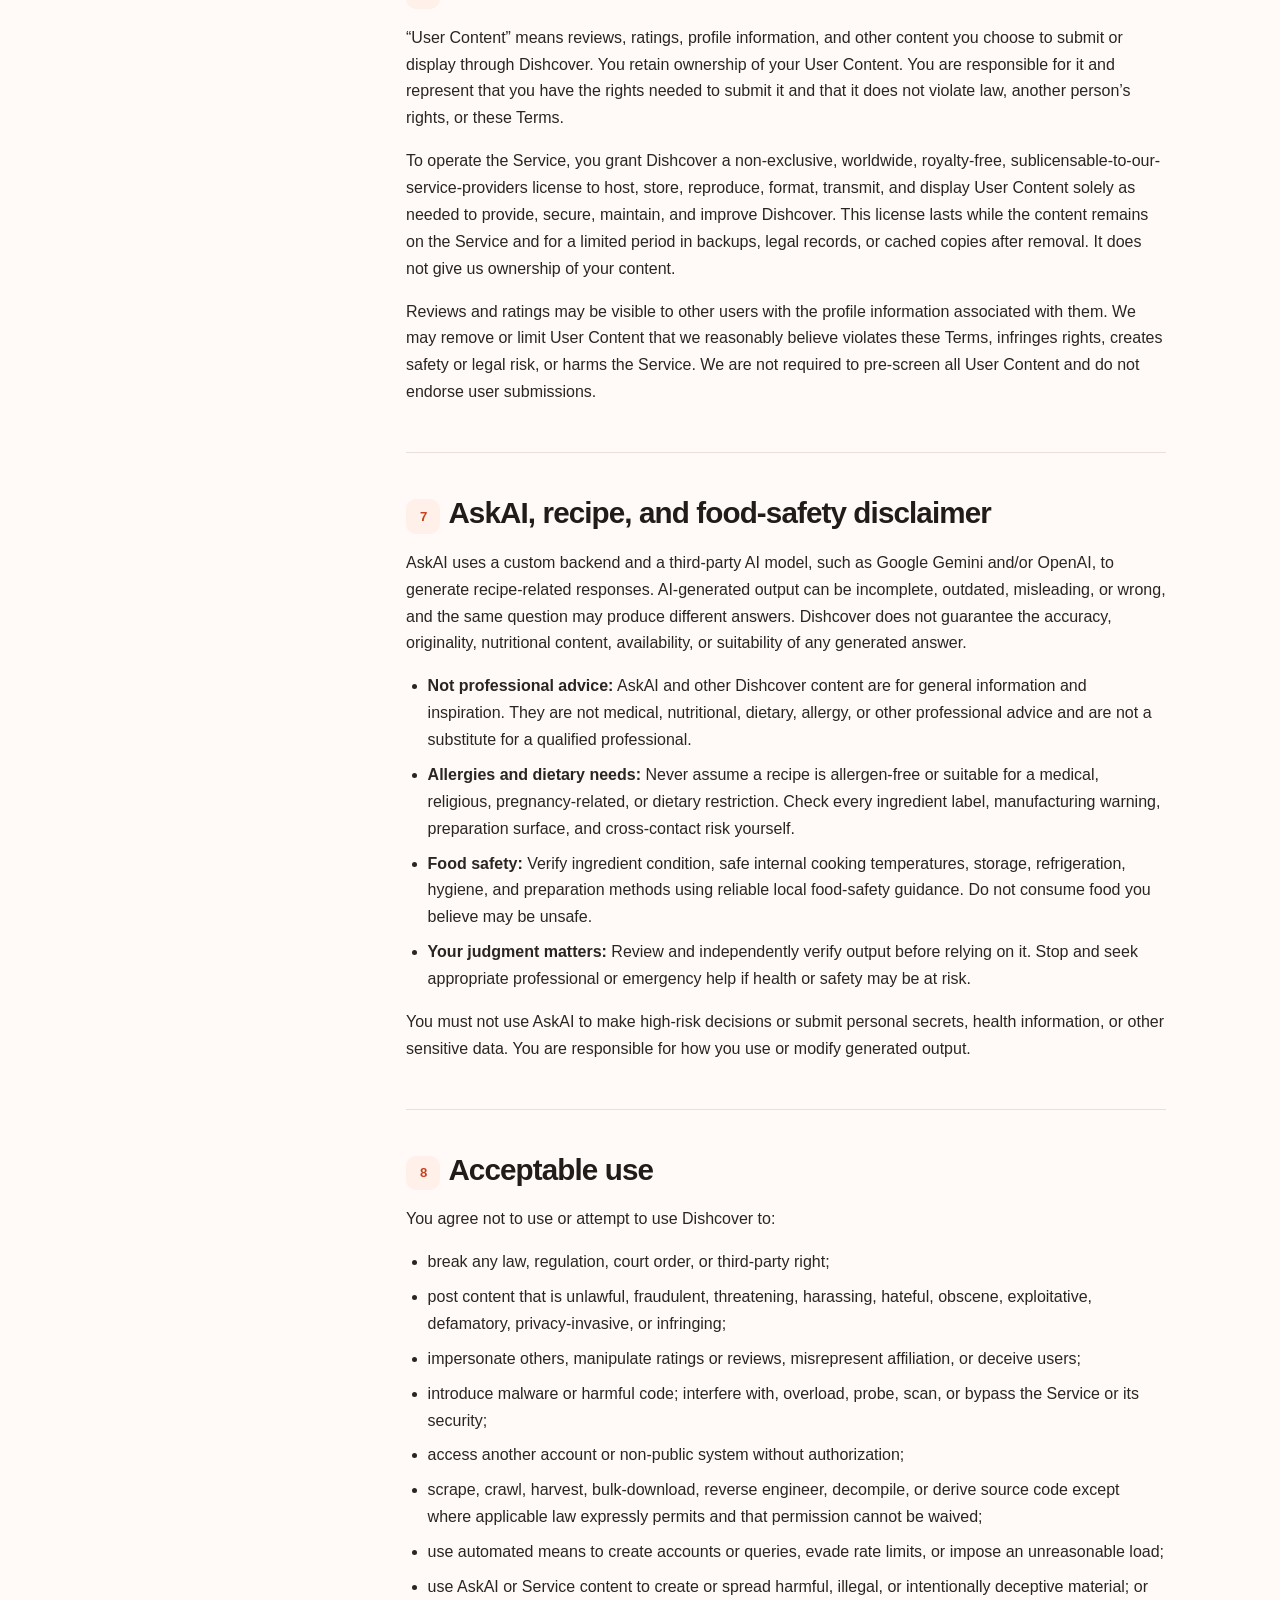
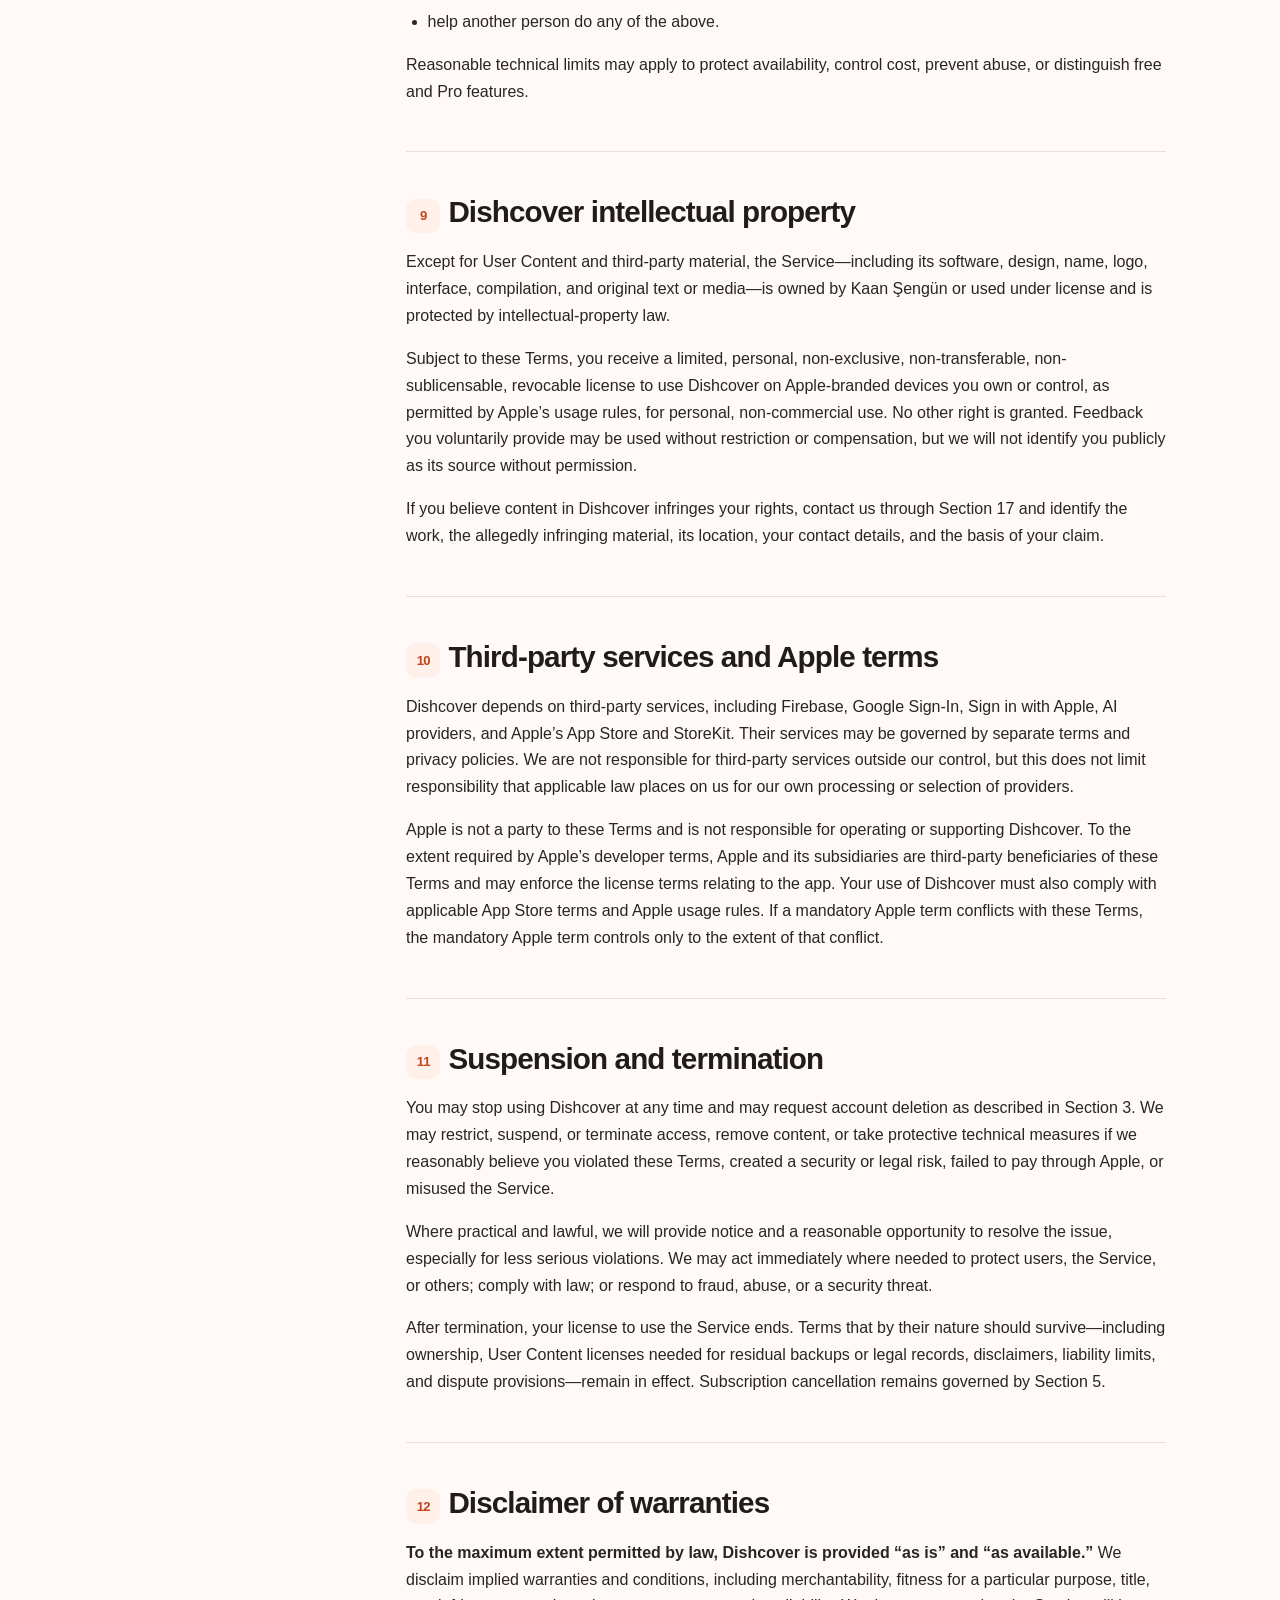
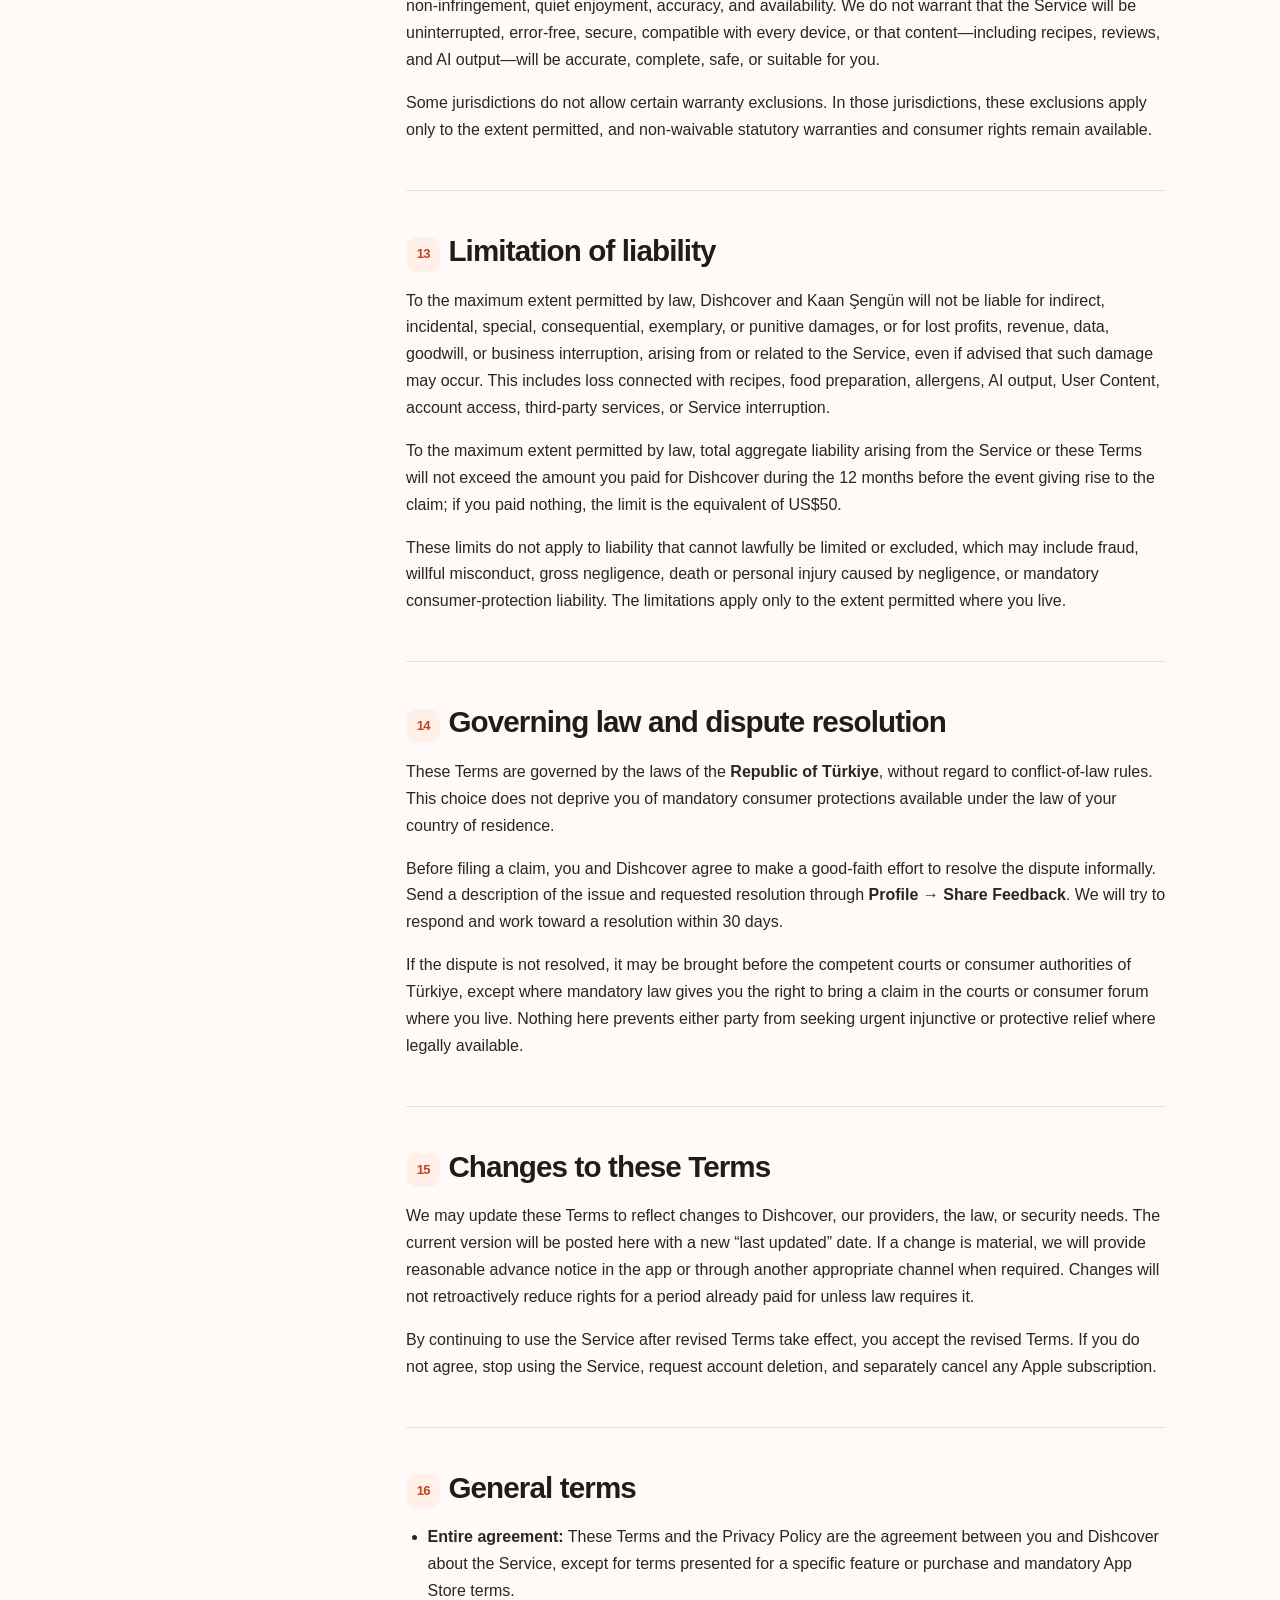
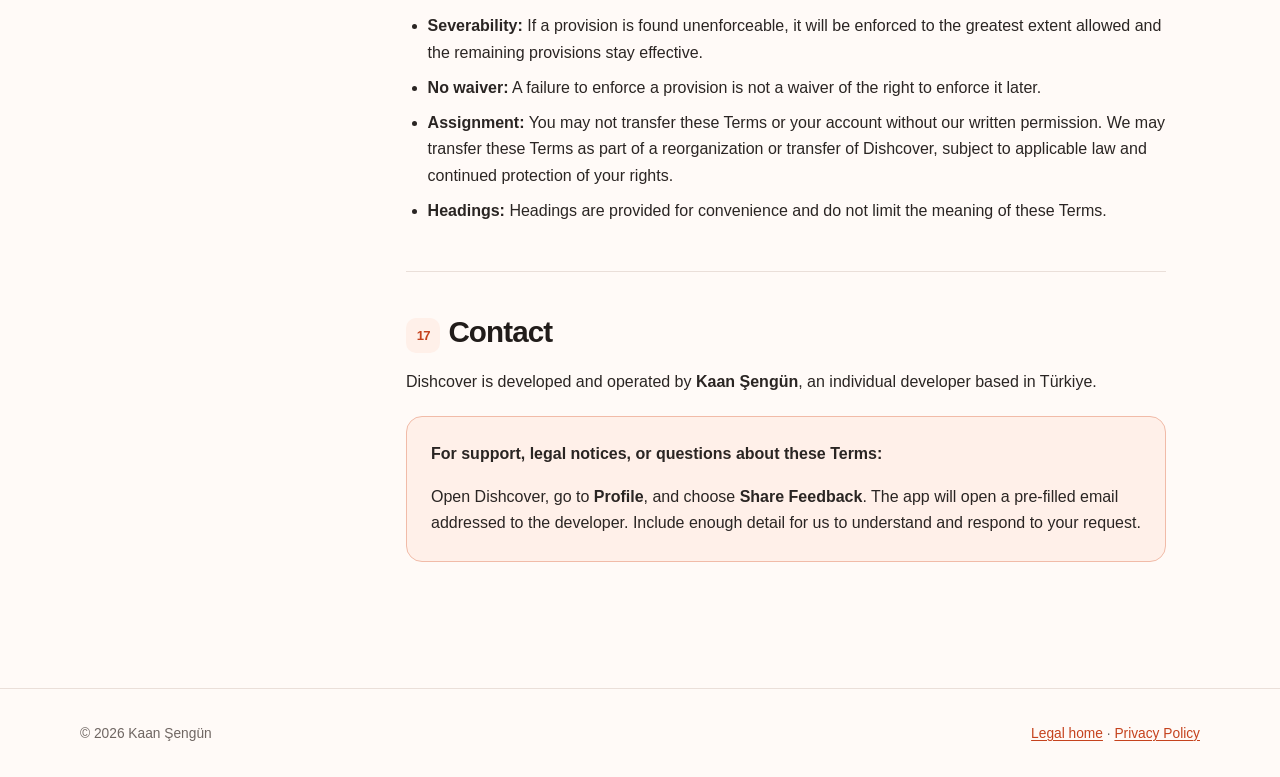
<file: Dishcover/terms.html>
<!doctype html>
<html lang="en">
<head>
  <meta charset="utf-8">
  <meta name="viewport" content="width=device-width, initial-scale=1">
  <meta name="color-scheme" content="light dark">
  <meta name="theme-color" media="(prefers-color-scheme: light)" content="#fffaf7">
  <meta name="theme-color" media="(prefers-color-scheme: dark)" content="#090d19">
  <title>Terms of Service — Dishcover</title>
  <meta name="description" content="The terms that govern use of the Dishcover iOS app and Dishcover Pro.">
  <link rel="icon" href="icon.png">
  <link rel="apple-touch-icon" href="icon.png">
  <link rel="stylesheet" href="style.css">
</head>
<body>
  <a class="skip-link" href="#main">Skip to content</a>

  <header class="site-header">
    <div class="site-header-inner">
      <a class="brand" href="index.html" aria-label="Dishcover legal home">
        <img src="icon.png" alt="" width="40" height="40">
        <span>Dishcover</span>
      </a>
      <nav aria-label="Legal documents">
        <a href="privacy.html">Privacy</a>
        <a href="terms.html" aria-current="page">Terms</a>
      </nav>
    </div>
  </header>

  <main id="main" class="document-shell">
    <header class="document-heading">
      <div class="document-label">Using Dishcover</div>
      <h1>Terms of Service</h1>
      <p>These terms set the ground rules for Dishcover accounts, content, AskAI, and the planned Dishcover Pro subscription.</p>
      <span class="effective-date">Effective and last updated: August 25, 2026</span>
    </header>

    <details class="mobile-toc">
      <summary>On this page</summary>
      <ol>
        <li><a href="#acceptance">Acceptance</a></li>
        <li><a href="#eligibility">Eligibility</a></li>
        <li><a href="#accounts">Accounts and deletion</a></li>
        <li><a href="#service">The service</a></li>
        <li><a href="#subscriptions">Subscriptions and billing</a></li>
        <li><a href="#user-content">User content</a></li>
        <li><a href="#askai">AskAI and food safety</a></li>
        <li><a href="#acceptable-use">Acceptable use</a></li>
        <li><a href="#intellectual-property">Intellectual property</a></li>
        <li><a href="#third-parties">Third-party services</a></li>
        <li><a href="#termination">Suspension and termination</a></li>
        <li><a href="#disclaimers">Disclaimers</a></li>
        <li><a href="#liability">Limitation of liability</a></li>
        <li><a href="#disputes">Law and disputes</a></li>
        <li><a href="#changes">Changes to these terms</a></li>
        <li><a href="#general">General terms</a></li>
        <li><a href="#contact">Contact</a></li>
      </ol>
    </details>

    <div class="legal-layout">
      <aside class="toc" aria-label="On this page">
        <div class="toc-title">On this page</div>
        <ol>
          <li><a href="#acceptance">1. Acceptance</a></li>
          <li><a href="#eligibility">2. Eligibility</a></li>
          <li><a href="#accounts">3. Accounts and deletion</a></li>
          <li><a href="#service">4. The service</a></li>
          <li><a href="#subscriptions">5. Subscriptions and billing</a></li>
          <li><a href="#user-content">6. User content</a></li>
          <li><a href="#askai">7. AskAI and food safety</a></li>
          <li><a href="#acceptable-use">8. Acceptable use</a></li>
          <li><a href="#intellectual-property">9. Intellectual property</a></li>
          <li><a href="#third-parties">10. Third-party services</a></li>
          <li><a href="#termination">11. Suspension and termination</a></li>
          <li><a href="#disclaimers">12. Disclaimers</a></li>
          <li><a href="#liability">13. Limitation of liability</a></li>
          <li><a href="#disputes">14. Law and disputes</a></li>
          <li><a href="#changes">15. Changes to these terms</a></li>
          <li><a href="#general">16. General terms</a></li>
          <li><a href="#contact">17. Contact</a></li>
        </ol>
      </aside>

      <article class="legal-content">
        <div class="notice">
          <strong>Please read these terms carefully.</strong>
          <p>They form a binding agreement between you and Kaan Şengün. The AskAI and food-safety limitations in Section 7 are especially important.</p>
        </div>

        <section id="acceptance">
          <h2><span class="section-number">1</span>Acceptance of these terms</h2>
          <p>These Terms of Service (“Terms”) govern your access to and use of Dishcover, a native iOS recipe application, including its content, AskAI feature, backend services, and any Dishcover Pro subscription (collectively, the “Service”). The Service is developed and operated by <strong>Kaan Şengün</strong>, an individual developer based in Türkiye (“Dishcover,” “Developer,” “we,” “us,” or “our”).</p>
          <p>By downloading, accessing, creating an account for, or using the Service, you agree to these Terms and acknowledge the <a href="privacy.html">Privacy Policy</a>. If you do not agree, do not use the Service. If you use Dishcover on behalf of an organization, you represent that you have authority to bind it, and “you” includes that organization.</p>
        </section>

        <section id="eligibility">
          <h2><span class="section-number">2</span>Eligibility</h2>
          <p>You must be at least 13 years old to use Dishcover. A higher minimum age applies if the law where you live requires it. If you are under the age of legal majority where you live, you may use the Service only with permission and supervision from a parent or legal guardian who agrees to these Terms on your behalf.</p>
          <p>You may not use Dishcover if you are prohibited from receiving the Service under applicable law. By using the Service, you represent that the eligibility statements in this section are true.</p>
        </section>

        <section id="accounts">
          <h2><span class="section-number">3</span>Accounts and account deletion</h2>
          <p>Dishcover supports email/password, Google Sign-In, and Sign in with Apple through Firebase Authentication. You agree to provide accurate information, keep it reasonably current, and use only an account you are authorized to use.</p>
          <ul>
            <li>You are responsible for safeguarding your credentials and for activity under your account.</li>
            <li>Do not share credentials, transfer or sell an account, impersonate another person, or create an account using information you are not entitled to use.</li>
            <li>Tell us promptly through <strong>Profile → Share Feedback</strong> if you suspect unauthorized access or another security problem.</li>
            <li>You are responsible for maintaining access to the Apple, Google, or email account used to sign in.</li>
          </ul>
          <p>You may request account deletion at any time through <strong>Profile → Share Feedback</strong>. We may verify that the request comes from the account holder. Deletion removes or de-identifies account information and associated content as described in the Privacy Policy, subject to limited retention required for law, security, backups, dispute resolution, or enforcement. Account deletion does not automatically cancel an Apple subscription; follow the cancellation steps in Section 5.</p>
        </section>

        <section id="service">
          <h2><span class="section-number">4</span>The Service and changes to features</h2>
          <p>Dishcover helps users discover and save recipes, review and rate them, follow cuisine or category interests, maintain a profile, and ask recipe-related questions through AskAI. Certain features described in these Terms—including push notifications, Dishcover Pro, and crash reporting—are planned or in progress and apply only if and when released.</p>
          <p>We may add, modify, suspend, or discontinue a feature for operational, security, legal, or product reasons. We will make reasonable efforts to provide notice when a material change significantly reduces a paid feature during an active subscription period. The Service may require a compatible Apple device, internet access, and a current app or operating-system version; carrier or data charges are your responsibility.</p>
        </section>

        <section id="subscriptions">
          <h2><span class="section-number">5</span>Dishcover Pro subscriptions and billing</h2>
          <p>If and when available, <strong>Dishcover Pro</strong> will be a single, auto-renewing monthly subscription sold through Apple’s App Store using StoreKit 2. Apple, not Dishcover, processes payment information, charges, taxes, renewals, cancellations, and refunds. The price and billing period shown in the App Store purchase sheet at the time you subscribe are the terms of your purchase.</p>

          <h3>Automatic renewal and charges</h3>
          <p>Your subscription renews automatically each month unless you cancel it before the renewal deadline shown by Apple. To avoid the next charge, cancel at least 24 hours before the end of the current billing period. Apple charges your Apple Account at purchase confirmation and for renewal according to its App Store terms. Renewal price changes are handled with the notice or consent Apple requires.</p>

          <h3>Trials and promotional offers</h3>
          <p>If a trial or promotional offer is displayed, its eligibility, duration, and post-offer price will appear before purchase. Unless canceled before the offer ends, the subscription converts to the displayed paid monthly subscription and renews automatically. Offer availability may be limited by Apple rules and may not be available to previous subscribers.</p>

          <h3>Manage or cancel</h3>
          <p>You can manage or cancel through iOS <strong>Settings → [your name] → Subscriptions → Dishcover</strong>, through the App Store account interface, or through any other subscription-management method Apple provides. Cancellation takes effect at the end of the current paid period unless Apple states otherwise; you normally keep access until then. Deleting Dishcover or deleting your Dishcover account does not cancel an Apple subscription.</p>

          <h3>Refunds, billing issues, and restoration</h3>
          <p>Refund requests and billing disputes must be submitted to Apple and are decided under Apple’s policies and applicable law. Dishcover cannot issue App Store refunds or access your payment details. You may use Apple’s purchase-restoration process to restore an eligible subscription on a supported device signed in to the same Apple Account. Nothing in these Terms limits refund or cancellation rights that cannot lawfully be excluded.</p>
        </section>

        <section id="user-content">
          <h2><span class="section-number">6</span>User content and license</h2>
          <p>“User Content” means reviews, ratings, profile information, and other content you choose to submit or display through Dishcover. You retain ownership of your User Content. You are responsible for it and represent that you have the rights needed to submit it and that it does not violate law, another person’s rights, or these Terms.</p>
          <p>To operate the Service, you grant Dishcover a non-exclusive, worldwide, royalty-free, sublicensable-to-our-service-providers license to host, store, reproduce, format, transmit, and display User Content solely as needed to provide, secure, maintain, and improve Dishcover. This license lasts while the content remains on the Service and for a limited period in backups, legal records, or cached copies after removal. It does not give us ownership of your content.</p>
          <p>Reviews and ratings may be visible to other users with the profile information associated with them. We may remove or limit User Content that we reasonably believe violates these Terms, infringes rights, creates safety or legal risk, or harms the Service. We are not required to pre-screen all User Content and do not endorse user submissions.</p>
        </section>

        <section id="askai">
          <h2><span class="section-number">7</span>AskAI, recipe, and food-safety disclaimer</h2>
          <p>AskAI uses a custom backend and a third-party AI model, such as Google Gemini and/or OpenAI, to generate recipe-related responses. AI-generated output can be incomplete, outdated, misleading, or wrong, and the same question may produce different answers. Dishcover does not guarantee the accuracy, originality, nutritional content, availability, or suitability of any generated answer.</p>
          <ul>
            <li><strong>Not professional advice:</strong> AskAI and other Dishcover content are for general information and inspiration. They are not medical, nutritional, dietary, allergy, or other professional advice and are not a substitute for a qualified professional.</li>
            <li><strong>Allergies and dietary needs:</strong> Never assume a recipe is allergen-free or suitable for a medical, religious, pregnancy-related, or dietary restriction. Check every ingredient label, manufacturing warning, preparation surface, and cross-contact risk yourself.</li>
            <li><strong>Food safety:</strong> Verify ingredient condition, safe internal cooking temperatures, storage, refrigeration, hygiene, and preparation methods using reliable local food-safety guidance. Do not consume food you believe may be unsafe.</li>
            <li><strong>Your judgment matters:</strong> Review and independently verify output before relying on it. Stop and seek appropriate professional or emergency help if health or safety may be at risk.</li>
          </ul>
          <p>You must not use AskAI to make high-risk decisions or submit personal secrets, health information, or other sensitive data. You are responsible for how you use or modify generated output.</p>
        </section>

        <section id="acceptable-use">
          <h2><span class="section-number">8</span>Acceptable use</h2>
          <p>You agree not to use or attempt to use Dishcover to:</p>
          <ul>
            <li>break any law, regulation, court order, or third-party right;</li>
            <li>post content that is unlawful, fraudulent, threatening, harassing, hateful, obscene, exploitative, defamatory, privacy-invasive, or infringing;</li>
            <li>impersonate others, manipulate ratings or reviews, misrepresent affiliation, or deceive users;</li>
            <li>introduce malware or harmful code; interfere with, overload, probe, scan, or bypass the Service or its security;</li>
            <li>access another account or non-public system without authorization;</li>
            <li>scrape, crawl, harvest, bulk-download, reverse engineer, decompile, or derive source code except where applicable law expressly permits and that permission cannot be waived;</li>
            <li>use automated means to create accounts or queries, evade rate limits, or impose an unreasonable load;</li>
            <li>use AskAI or Service content to create or spread harmful, illegal, or intentionally deceptive material; or</li>
            <li>help another person do any of the above.</li>
          </ul>
          <p>Reasonable technical limits may apply to protect availability, control cost, prevent abuse, or distinguish free and Pro features.</p>
        </section>

        <section id="intellectual-property">
          <h2><span class="section-number">9</span>Dishcover intellectual property</h2>
          <p>Except for User Content and third-party material, the Service—including its software, design, name, logo, interface, compilation, and original text or media—is owned by Kaan Şengün or used under license and is protected by intellectual-property law.</p>
          <p>Subject to these Terms, you receive a limited, personal, non-exclusive, non-transferable, non-sublicensable, revocable license to use Dishcover on Apple-branded devices you own or control, as permitted by Apple’s usage rules, for personal, non-commercial use. No other right is granted. Feedback you voluntarily provide may be used without restriction or compensation, but we will not identify you publicly as its source without permission.</p>
          <p>If you believe content in Dishcover infringes your rights, contact us through Section 17 and identify the work, the allegedly infringing material, its location, your contact details, and the basis of your claim.</p>
        </section>

        <section id="third-parties">
          <h2><span class="section-number">10</span>Third-party services and Apple terms</h2>
          <p>Dishcover depends on third-party services, including Firebase, Google Sign-In, Sign in with Apple, AI providers, and Apple’s App Store and StoreKit. Their services may be governed by separate terms and privacy policies. We are not responsible for third-party services outside our control, but this does not limit responsibility that applicable law places on us for our own processing or selection of providers.</p>
          <p>Apple is not a party to these Terms and is not responsible for operating or supporting Dishcover. To the extent required by Apple’s developer terms, Apple and its subsidiaries are third-party beneficiaries of these Terms and may enforce the license terms relating to the app. Your use of Dishcover must also comply with applicable App Store terms and Apple usage rules. If a mandatory Apple term conflicts with these Terms, the mandatory Apple term controls only to the extent of that conflict.</p>
        </section>

        <section id="termination">
          <h2><span class="section-number">11</span>Suspension and termination</h2>
          <p>You may stop using Dishcover at any time and may request account deletion as described in Section 3. We may restrict, suspend, or terminate access, remove content, or take protective technical measures if we reasonably believe you violated these Terms, created a security or legal risk, failed to pay through Apple, or misused the Service.</p>
          <p>Where practical and lawful, we will provide notice and a reasonable opportunity to resolve the issue, especially for less serious violations. We may act immediately where needed to protect users, the Service, or others; comply with law; or respond to fraud, abuse, or a security threat.</p>
          <p>After termination, your license to use the Service ends. Terms that by their nature should survive—including ownership, User Content licenses needed for residual backups or legal records, disclaimers, liability limits, and dispute provisions—remain in effect. Subscription cancellation remains governed by Section 5.</p>
        </section>

        <section id="disclaimers">
          <h2><span class="section-number">12</span>Disclaimer of warranties</h2>
          <p><strong>To the maximum extent permitted by law, Dishcover is provided “as is” and “as available.”</strong> We disclaim implied warranties and conditions, including merchantability, fitness for a particular purpose, title, non-infringement, quiet enjoyment, accuracy, and availability. We do not warrant that the Service will be uninterrupted, error-free, secure, compatible with every device, or that content—including recipes, reviews, and AI output—will be accurate, complete, safe, or suitable for you.</p>
          <p>Some jurisdictions do not allow certain warranty exclusions. In those jurisdictions, these exclusions apply only to the extent permitted, and non-waivable statutory warranties and consumer rights remain available.</p>
        </section>

        <section id="liability">
          <h2><span class="section-number">13</span>Limitation of liability</h2>
          <p>To the maximum extent permitted by law, Dishcover and Kaan Şengün will not be liable for indirect, incidental, special, consequential, exemplary, or punitive damages, or for lost profits, revenue, data, goodwill, or business interruption, arising from or related to the Service, even if advised that such damage may occur. This includes loss connected with recipes, food preparation, allergens, AI output, User Content, account access, third-party services, or Service interruption.</p>
          <p>To the maximum extent permitted by law, total aggregate liability arising from the Service or these Terms will not exceed the amount you paid for Dishcover during the 12 months before the event giving rise to the claim; if you paid nothing, the limit is the equivalent of US$50.</p>
          <p>These limits do not apply to liability that cannot lawfully be limited or excluded, which may include fraud, willful misconduct, gross negligence, death or personal injury caused by negligence, or mandatory consumer-protection liability. The limitations apply only to the extent permitted where you live.</p>
        </section>

        <section id="disputes">
          <h2><span class="section-number">14</span>Governing law and dispute resolution</h2>
          <p>These Terms are governed by the laws of the <strong>Republic of Türkiye</strong>, without regard to conflict-of-law rules. This choice does not deprive you of mandatory consumer protections available under the law of your country of residence.</p>
          <p>Before filing a claim, you and Dishcover agree to make a good-faith effort to resolve the dispute informally. Send a description of the issue and requested resolution through <strong>Profile → Share Feedback</strong>. We will try to respond and work toward a resolution within 30 days.</p>
          <p>If the dispute is not resolved, it may be brought before the competent courts or consumer authorities of Türkiye, except where mandatory law gives you the right to bring a claim in the courts or consumer forum where you live. Nothing here prevents either party from seeking urgent injunctive or protective relief where legally available.</p>
        </section>

        <section id="changes">
          <h2><span class="section-number">15</span>Changes to these Terms</h2>
          <p>We may update these Terms to reflect changes to Dishcover, our providers, the law, or security needs. The current version will be posted here with a new “last updated” date. If a change is material, we will provide reasonable advance notice in the app or through another appropriate channel when required. Changes will not retroactively reduce rights for a period already paid for unless law requires it.</p>
          <p>By continuing to use the Service after revised Terms take effect, you accept the revised Terms. If you do not agree, stop using the Service, request account deletion, and separately cancel any Apple subscription.</p>
        </section>

        <section id="general">
          <h2><span class="section-number">16</span>General terms</h2>
          <ul>
            <li><strong>Entire agreement:</strong> These Terms and the Privacy Policy are the agreement between you and Dishcover about the Service, except for terms presented for a specific feature or purchase and mandatory App Store terms.</li>
            <li><strong>Severability:</strong> If a provision is found unenforceable, it will be enforced to the greatest extent allowed and the remaining provisions stay effective.</li>
            <li><strong>No waiver:</strong> A failure to enforce a provision is not a waiver of the right to enforce it later.</li>
            <li><strong>Assignment:</strong> You may not transfer these Terms or your account without our written permission. We may transfer these Terms as part of a reorganization or transfer of Dishcover, subject to applicable law and continued protection of your rights.</li>
            <li><strong>Headings:</strong> Headings are provided for convenience and do not limit the meaning of these Terms.</li>
          </ul>
        </section>

        <section id="contact">
          <h2><span class="section-number">17</span>Contact</h2>
          <p>Dishcover is developed and operated by <strong>Kaan Şengün</strong>, an individual developer based in Türkiye.</p>
          <div class="contact-box">
            <p><strong>For support, legal notices, or questions about these Terms:</strong></p>
            <p>Open Dishcover, go to <strong>Profile</strong>, and choose <strong>Share Feedback</strong>. The app will open a pre-filled email addressed to the developer. Include enough detail for us to understand and respond to your request.</p>
          </div>
        </section>
      </article>
    </div>
  </main>

  <footer class="site-footer">
    <div class="site-footer-inner">
      <span>© 2026 Kaan Şengün</span>
      <span><a href="index.html">Legal home</a> · <a href="privacy.html">Privacy Policy</a></span>
    </div>
  </footer>
</body>
</html>
</file>
<file: Dishcover/style.css>
:root {
  color-scheme: light dark;
  --brand: #ff6e41;
  --brand-strong: #c5421d;
  --brand-soft: #fff0e9;
  --page: #fffaf7;
  --surface: #ffffff;
  --surface-muted: #f7f2ee;
  --ink: #211c1a;
  --muted: #6f6662;
  --border: #eadfd9;
  --shadow: 0 18px 48px rgba(69, 38, 25, 0.08);
  --header-bg: rgba(255, 250, 247, 0.88);
  --content-width: 1120px;
  --reading-width: 760px;
  --radius-lg: 28px;
  --radius-md: 18px;
  --focus: #1f6feb;
  font-synthesis: none;
}

@media (prefers-color-scheme: dark) {
  :root {
    --brand: #ff8059;
    --brand-strong: #ff9878;
    --brand-soft: #2a1718;
    --page: #090d19;
    --surface: #111725;
    --surface-muted: #151c2c;
    --ink: #f7f4f1;
    --muted: #aeb4c3;
    --border: #283044;
    --shadow: 0 18px 48px rgba(0, 0, 0, 0.28);
    --header-bg: rgba(9, 13, 25, 0.88);
    --focus: #75a7ff;
  }
}

* { box-sizing: border-box; }

html {
  scroll-behavior: smooth;
  scroll-padding-top: 104px;
}

body {
  margin: 0;
  min-width: 320px;
  background: radial-gradient(circle at 90% 0%, color-mix(in srgb, var(--brand) 10%, transparent) 0, transparent 28rem), var(--page);
  color: var(--ink);
  font-family: -apple-system, BlinkMacSystemFont, "SF Pro Text", "Segoe UI", Helvetica, Arial, sans-serif;
  font-size: 16px;
  line-height: 1.68;
  -webkit-font-smoothing: antialiased;
  text-rendering: optimizeLegibility;
}

img { max-width: 100%; }

a {
  color: var(--brand-strong);
  text-decoration-thickness: 1px;
  text-underline-offset: 0.18em;
}

a:hover { text-decoration-thickness: 2px; }

a:focus-visible,
summary:focus-visible {
  outline: 3px solid var(--focus);
  outline-offset: 3px;
  border-radius: 6px;
}

.skip-link {
  position: fixed;
  top: 10px;
  left: 10px;
  z-index: 100;
  padding: 10px 14px;
  border-radius: 10px;
  background: var(--ink);
  color: var(--page);
  transform: translateY(-150%);
}

.skip-link:focus { transform: translateY(0); }

.site-header {
  position: sticky;
  top: 0;
  z-index: 20;
  border-bottom: 1px solid color-mix(in srgb, var(--border) 80%, transparent);
  background: var(--header-bg);
  -webkit-backdrop-filter: blur(18px) saturate(150%);
  backdrop-filter: blur(18px) saturate(150%);
}

.site-header-inner,
.site-footer-inner,
.landing-shell,
.document-shell {
  width: min(100% - 40px, var(--content-width));
  margin-inline: auto;
}

.site-header-inner {
  min-height: 72px;
  display: flex;
  align-items: center;
  gap: 24px;
}

.brand {
  display: inline-flex;
  align-items: center;
  gap: 12px;
  color: var(--ink);
  font-size: 1.06rem;
  font-weight: 760;
  letter-spacing: -0.02em;
  text-decoration: none;
}

.brand img {
  width: 40px;
  height: 40px;
  border-radius: 11px;
  box-shadow: 0 4px 12px rgba(57, 29, 16, 0.16);
}

.site-header nav {
  display: flex;
  gap: 8px;
  margin-left: auto;
}

.site-header nav a {
  padding: 8px 12px;
  border-radius: 999px;
  color: var(--muted);
  font-size: 0.92rem;
  font-weight: 650;
  text-decoration: none;
}

.site-header nav a:hover {
  background: var(--surface-muted);
  color: var(--ink);
}

.site-header nav a[aria-current="page"] {
  background: var(--brand-soft);
  color: var(--brand-strong);
}

.landing-shell { padding-block: clamp(64px, 9vw, 112px) 96px; }

.hero {
  max-width: 780px;
  text-align: center;
  margin-inline: auto;
}

.eyebrow,
.card-kicker,
.document-label {
  color: var(--brand-strong);
  font-size: 0.78rem;
  font-weight: 760;
  letter-spacing: 0.12em;
  text-transform: uppercase;
}

.hero h1,
.document-heading h1 {
  margin: 12px 0 18px;
  font-size: clamp(2.65rem, 7vw, 5.2rem);
  line-height: 0.98;
  letter-spacing: -0.055em;
}

.hero p {
  max-width: 640px;
  margin: 0 auto;
  color: var(--muted);
  font-size: clamp(1.05rem, 2.5vw, 1.25rem);
}

.hero-meta {
  display: inline-flex;
  margin-top: 28px;
  padding: 7px 12px;
  border: 1px solid var(--border);
  border-radius: 999px;
  background: var(--surface);
  color: var(--muted);
  font-size: 0.84rem;
  font-weight: 600;
}

.document-grid {
  display: grid;
  grid-template-columns: repeat(2, minmax(0, 1fr));
  gap: 20px;
  margin-top: clamp(48px, 8vw, 80px);
}

.document-card {
  position: relative;
  min-height: 320px;
  display: flex;
  flex-direction: column;
  padding: clamp(28px, 5vw, 42px);
  overflow: hidden;
  border: 1px solid var(--border);
  border-radius: var(--radius-lg);
  background: var(--surface);
  box-shadow: var(--shadow);
  color: var(--ink);
  text-decoration: none;
  transition: transform 180ms ease, border-color 180ms ease;
}

.document-card::after {
  content: "";
  position: absolute;
  right: -70px;
  bottom: -90px;
  width: 220px;
  height: 220px;
  border-radius: 50%;
  background: color-mix(in srgb, var(--brand) 12%, transparent);
}

.document-card:hover {
  transform: translateY(-4px);
  border-color: color-mix(in srgb, var(--brand) 52%, var(--border));
}

.document-card h2 {
  margin: 10px 0 12px;
  font-size: clamp(1.7rem, 4vw, 2.35rem);
  line-height: 1.1;
  letter-spacing: -0.035em;
}

.document-card p {
  max-width: 42ch;
  margin: 0;
  color: var(--muted);
}

.card-link {
  position: relative;
  z-index: 1;
  margin-top: auto;
  padding-top: 32px;
  color: var(--brand-strong);
  font-weight: 700;
}

.contact-panel {
  display: grid;
  grid-template-columns: auto 1fr;
  gap: 18px;
  align-items: start;
  margin-top: 20px;
  padding: 28px 30px;
  border: 1px solid var(--border);
  border-radius: var(--radius-md);
  background: var(--surface-muted);
}

.contact-icon {
  width: 42px;
  height: 42px;
  display: grid;
  place-items: center;
  border-radius: 12px;
  background: var(--brand-soft);
  color: var(--brand-strong);
}

.contact-panel h2 {
  margin: 0 0 4px;
  font-size: 1.05rem;
}

.contact-panel p {
  margin: 0;
  color: var(--muted);
}

.document-shell { padding-block: clamp(48px, 8vw, 84px) 96px; }

.document-heading {
  max-width: 860px;
  margin-bottom: 48px;
}

.document-heading h1 { font-size: clamp(2.7rem, 7vw, 4.8rem); }

.document-heading p {
  max-width: 690px;
  margin: 0;
  color: var(--muted);
  font-size: 1.06rem;
}

.effective-date {
  display: inline-block;
  margin-top: 18px;
  color: var(--muted);
  font-size: 0.88rem;
  font-weight: 650;
}

.mobile-toc {
  display: none;
  margin-bottom: 28px;
  border: 1px solid var(--border);
  border-radius: 14px;
  background: var(--surface);
}

.mobile-toc summary {
  padding: 15px 18px;
  cursor: pointer;
  color: var(--ink);
  font-weight: 700;
}

.mobile-toc ol {
  margin: 0;
  padding: 0 18px 18px 42px;
}

.legal-layout {
  display: grid;
  grid-template-columns: 244px minmax(0, var(--reading-width));
  gap: clamp(44px, 7vw, 82px);
  align-items: start;
}

.toc {
  position: sticky;
  top: 100px;
  max-height: calc(100vh - 120px);
  overflow-y: auto;
  scrollbar-width: thin;
}

.toc-title {
  margin-bottom: 12px;
  color: var(--ink);
  font-size: 0.78rem;
  font-weight: 760;
  letter-spacing: 0.1em;
  text-transform: uppercase;
}

.toc ol {
  margin: 0;
  padding: 0;
  list-style: none;
}

.toc a {
  display: block;
  padding: 5px 0;
  color: var(--muted);
  font-size: 0.88rem;
  line-height: 1.35;
  text-decoration: none;
}

.toc a:hover { color: var(--brand-strong); }

.legal-content { min-width: 0; }

.notice {
  margin: 0 0 36px;
  padding: 22px 24px;
  border-left: 4px solid var(--brand);
  border-radius: 0 14px 14px 0;
  background: var(--brand-soft);
}

.notice strong {
  display: block;
  margin-bottom: 4px;
}

.notice p { margin: 0; }

.legal-content section {
  padding-block: 12px 30px;
  border-bottom: 1px solid var(--border);
}

.legal-content section + section { padding-top: 42px; }
.legal-content section:last-child { border-bottom: 0; }

.legal-content h2 {
  margin: 0 0 16px;
  color: var(--ink);
  font-size: clamp(1.45rem, 4vw, 1.85rem);
  line-height: 1.2;
  letter-spacing: -0.03em;
}

.legal-content h3 {
  margin: 28px 0 8px;
  font-size: 1.05rem;
  line-height: 1.35;
}

.section-number {
  display: inline-flex;
  align-items: center;
  justify-content: center;
  min-width: 2.15rem;
  height: 2.15rem;
  margin-right: 8px;
  border-radius: 10px;
  background: var(--brand-soft);
  color: var(--brand-strong);
  font-size: 0.82rem;
  vertical-align: 0.18em;
}

.legal-content p,
.legal-content ul,
.legal-content ol { margin-top: 0; }

.legal-content p,
.legal-content li { color: color-mix(in srgb, var(--ink) 88%, var(--muted)); }

.legal-content ul,
.legal-content ol { padding-left: 1.35rem; }
.legal-content li + li { margin-top: 8px; }

.table-scroll {
  margin: 22px 0;
  overflow-x: auto;
  border: 1px solid var(--border);
  border-radius: 14px;
  background: var(--surface);
  -webkit-overflow-scrolling: touch;
}

table {
  width: 100%;
  min-width: 680px;
  border-collapse: collapse;
  font-size: 0.9rem;
  line-height: 1.48;
}

th,
td {
  padding: 15px 16px;
  border-bottom: 1px solid var(--border);
  text-align: left;
  vertical-align: top;
}

th {
  background: var(--surface-muted);
  color: var(--ink);
  font-size: 0.76rem;
  letter-spacing: 0.04em;
  text-transform: uppercase;
}

td { color: var(--muted); }

td:first-child {
  width: 21%;
  color: var(--ink);
  font-weight: 700;
}

tr:last-child td { border-bottom: 0; }

.plain-list {
  padding-left: 0 !important;
  list-style: none;
}

.plain-list li {
  padding: 14px 0 14px 28px;
  border-bottom: 1px solid var(--border);
}

.plain-list li::before {
  content: "✓";
  float: left;
  margin-left: -28px;
  color: var(--brand-strong);
  font-weight: 800;
}

.plain-list li:last-child { border-bottom: 0; }

.contact-box {
  margin-top: 20px;
  padding: 24px;
  border: 1px solid color-mix(in srgb, var(--brand) 32%, var(--border));
  border-radius: 16px;
  background: var(--brand-soft);
}

.contact-box p:last-child { margin-bottom: 0; }

.site-footer { border-top: 1px solid var(--border); }

.site-footer-inner {
  min-height: 88px;
  display: flex;
  align-items: center;
  justify-content: space-between;
  gap: 24px;
  color: var(--muted);
  font-size: 0.86rem;
}

@media (max-width: 820px) {
  .legal-layout { display: block; }
  .toc { display: none; }
  .mobile-toc { display: block; }
}

@media (max-width: 640px) {
  .site-header-inner,
  .site-footer-inner,
  .landing-shell,
  .document-shell { width: min(100% - 32px, var(--content-width)); }

  .site-header-inner { min-height: 64px; }

  .brand img {
    width: 36px;
    height: 36px;
    border-radius: 10px;
  }

  .site-header nav { gap: 0; }

  .site-header nav a {
    padding: 7px 9px;
    font-size: 0.86rem;
  }

  .landing-shell,
  .document-shell { padding-bottom: 72px; }
  .document-grid { grid-template-columns: 1fr; }
  .document-card { min-height: 270px; }
  .contact-panel { padding: 22px; }
  .document-heading { margin-bottom: 32px; }
  .legal-content section + section { padding-top: 34px; }

  .section-number {
    min-width: 1.9rem;
    height: 1.9rem;
  }

  .site-footer-inner {
    min-height: 104px;
    flex-direction: column;
    justify-content: center;
    align-items: flex-start;
    gap: 3px;
  }
}

@media (prefers-reduced-motion: reduce) {
  html { scroll-behavior: auto; }
  .document-card { transition: none; }
}
</file>
